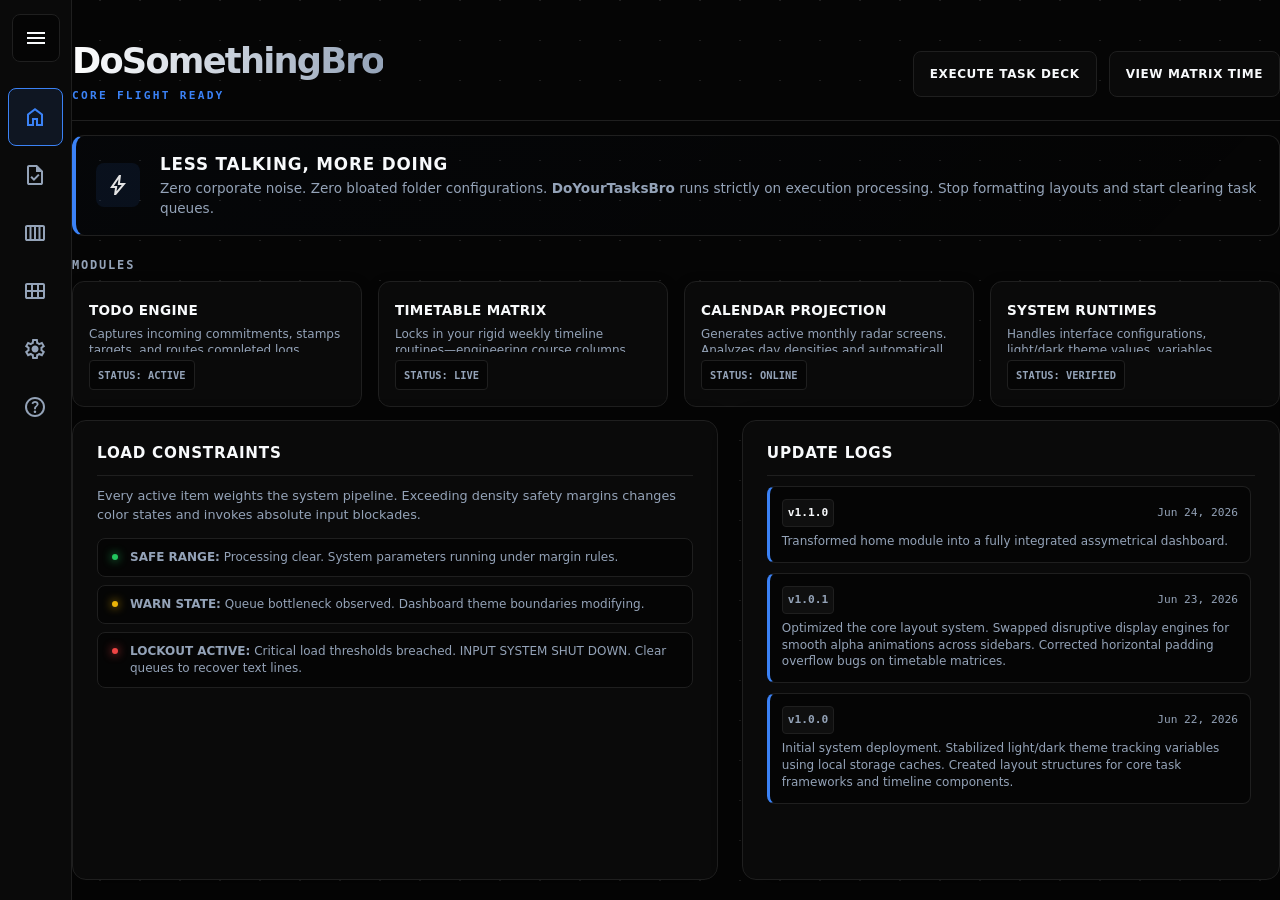
<file: root/index.html>
<!DOCTYPE html>
<html lang="en">
<head>
    <meta charset="UTF-8">
    <meta name="viewport" content="width=device-width, initial-scale=1.0">
    <title>DoYourTasksBro</title>
    <link rel="stylesheet" href="../root/css/style.css">
    <link rel="stylesheet" href="../root/css/home.css">
    <script src="../root/scripts/app.js" defer></script>
</head>
<body>
    <script>
        if (localStorage.getItem('theme') === 'light') {
            document.body.classList.add('light-mode');
        }
    </script>

    <nav id="sidebar" class="close">
        <ul>
            <li>
                <span class="logo"><h3>DoYourTasksBro</h3></span>
                <button onclick=toggleSidebar() id="toggle-btn">
                <svg xmlns="http://www.w3.org/2000/svg" height="24px" viewBox="0 -960 960 960" width="24px" fill="#e3e3e3"><path d="M120-240v-80h720v80H120Zm0-200v-80h720v80H120Zm0-200v-80h720v80H120Z"/></svg>            
            </li>
            <li class="active">
                <a href="../root/index.html">
                    <svg xmlns="http://www.w3.org/2000/svg" height="24px" viewBox="0 -960 960 960" width="24px" fill="#e3e3e3"><path d="M240-200h120v-240h240v240h120v-360L480-740 240-560v360Zm-80 80v-480l320-240 320 240v480H520v-240h-80v240H160Zm320-350Z"/></svg>
                    <span>Home</span>
                </a>
            </li>
            <li>
                <a href="../root/pages/todo.html">
                    <svg xmlns="http://www.w3.org/2000/svg" height="24px" viewBox="0 -960 960 960" width="24px" fill="#e3e3e3"><path d="m438-240 226-226-58-58-169 169-84-84-57 57 142 142ZM240-80q-33 0-56.5-23.5T160-160v-640q0-33 23.5-56.5T240-880h320l240 240v480q0 33-23.5 56.5T720-80H240Zm280-520v-200H240v640h480v-440H520ZM240-800v200-200 640-640Z"/></svg>
                    <span>Todo-List</span>
                </a>
            </li>
            <li>
                <a href="../root/pages/timetable.html">
                    <svg xmlns="http://www.w3.org/2000/svg" height="24px" viewBox="0 -960 960 960" width="24px" fill="#e3e3e3"><path d="M160-160q-33 0-56.5-23.5T80-240v-480q0-33 23.5-56.5T160-800h640q33 0 56.5 23.5T880-720v480q0 33-23.5 56.5T800-160H160Zm360-80h100v-480H520v480Zm-180 0h100v-480H340v480Zm-180 0h100v-480H160v480Zm540 0h100v-480H700v480Z"/></svg>
                    <span>Time Table</span>
                </a>
            </li>
            <li>
                <a href="../root/pages/calendar.html">
                    <svg xmlns="http://www.w3.org/2000/svg" height="24px" viewBox="0 -960 960 960" width="24px" fill="#e3e3e3"><path d="M160-160q-33 0-56.5-23.5T80-240v-480q0-33 23.5-56.5T160-800h640q33 0 56.5 23.5T880-720v480q0 33-23.5 56.5T800-160H160Zm0-360h160v-200H160v200Zm240 0h160v-200H400v200Zm240 0h160v-200H640v200ZM320-240v-200H160v200h160Zm80 0h160v-200H400v200Zm240 0h160v-200H640v200Z"/></svg>
                    <span>Calendar</span>
                </a>
            </li>
            <li>
                <a href="../root/pages/settings.html">
                    <svg xmlns="http://www.w3.org/2000/svg" height="24px" viewBox="0 -960 960 960" width="24px" fill="#e3e3e3"><path d="m370-80-16-128q-13-5-24.5-12T307-235l-119 50L78-375l103-78q-1-7-1-13.5v-27q0-6.5 1-13.5L78-585l110-190 119 50q11-8 23-15t24-12l16-128h220l16 128q13 5 24.5 12t22.5 15l119-50 110 190-103 78q1 7 1 13.5v27q0 6.5-2 13.5l103 78-110 190-118-50q-11 8-23 15t-24 12L590-80H370Zm70-80h79l14-106q31-8 57.5-23.5T639-327l99 41 39-68-86-65q5-14 7-29.5t2-31.5q0-16-2-31.5t-7-29.5l86-65-39-68-99 42q-22-23-48.5-38.5T533-694l-13-106h-79l-14 106q-31 8-57.5 23.5T321-633l-99-41-39 68 86 64q-5 15-7 30t-2 32q0 16 2 31t7 30l-86 65 39 68 99-42q22 23 48.5 38.5T427-266l13 106Zm42-180q58 0 99-41t41-99q0-58-41-99t-99-41q-59 0-99.5 41T342-480q0 58 40.5 99t99.5 41Zm-2-140Z"/></svg>
                    <span>Settings</span>
                </a>
            </li>
            <li>
                <a href="../root/pages/about.html">
                    <svg xmlns="http://www.w3.org/2000/svg" height="24px" viewBox="0 -960 960 960" width="24px" fill="#e3e3e3"><path d="M513.5-254.5Q528-269 528-290t-14.5-35.5Q499-340 478-340t-35.5 14.5Q428-311 428-290t14.5 35.5Q457-240 478-240t35.5-14.5ZM442-394h74q0-33 7.5-52t42.5-52q26-26 41-49.5t15-56.5q0-56-41-86t-97-30q-57 0-92.5 30T342-618l66 26q5-18 22.5-39t53.5-21q32 0 48 17.5t16 38.5q0 20-12 37.5T506-526q-44 39-54 59t-10 73Zm38 314q-83 0-156-31.5T197-197q-54-54-85.5-127T80-480q0-83 31.5-156T197-763q54-54 127-85.5T480-880q83 0 156 31.5T763-763q54 54 85.5 127T880-480q0 83-31.5 156T763-197q-54 54-127 85.5T480-80Zm0-80q134 0 227-93t93-227q0-134-93-227t-227-93q-134 0-227 93t-93 227q0 134 93 227t227 93Zm0-320Z"/></svg>
                    <span>About Us</span>
                </a>
            </li>
        </ul>
    </nav>

    <main id="app-container" class="bro-landing">
    
        <header id="dashboard-control-deck">
            <div class="deck-title-group">
                <h1 class="home-title">DoSomethingBro</h1>
                <span class="system-ping">CORE FLIGHT READY</span>
            </div>
            <div class="quick-matrix-links">
                <a href="../root/pages/todo.html" class="deck-pill-btn">EXECUTE TASK DECK</a>
                <a href="../root/pages/timetable.html" class="deck-pill-btn">VIEW MATRIX TIME</a>
            </div>
        </header>

        <section class="directive-strip">
            <div class="directive-icon">
                <svg xmlns="http://www.w3.org/2000/svg" height="24px" viewBox="0 -960 960 960" width="24px" fill="#e3e3e3"><path d="m422-232 207-248H469l29-227-185 267h139l-30 208ZM320-80l40-280H160l360-520h80l-40 320h240L400-80h-80Zm151-390Z"/></svg>
            </div>
            <div class="directive-body">
                <h2>LESS TALKING, MORE DOING</h2>
                <p>Zero corporate noise. Zero bloated folder configurations. <strong>DoYourTasksBro</strong> runs strictly on execution processing. Stop formatting layouts and start clearing task queues.</p>
            </div>
        </section>

        <h3 class="section-matrix-label">MODULES</h3>
        <section class="module-status-grid">
            
            <div class="status-node">
                <div class="node-header">
                    <h4>TODO ENGINE</h4>
                </div>
                <p>Captures incoming commitments, stamps targets, and routes completed logs directly down to historical archival tracks.</p>
                <div class="node-metric">STATUS: ACTIVE</div>
            </div>

            <div class="status-node">
                <div class="node-header">
                    <h4>TIMETABLE MATRIX</h4>
                </div>
                <p>Locks in your rigid weekly timeline routines—engineering course columns, lecture windows, and daily base schedules.</p>
                <div class="node-metric">STATUS: LIVE</div>
            </div>

            <div class="status-node">
                <div class="node-header">
                    <h4>CALENDAR PROJECTION</h4>
                </div>
                <p>Generates active monthly radar screens. Analyzes day densities and automatically fires tracking highlights.</p>
                <div class="node-metric">STATUS: ONLINE</div>
            </div>

            <div class="status-node">
                <div class="node-header">
                    <h4>SYSTEM RUNTIMES</h4>
                </div>
                <p>Handles interface configurations, light/dark theme values, variables caching, and full data wiping overrides.</p>
                <div class="node-metric">STATUS: VERIFIED</div>
            </div>

        </section>

        <section class="ledger-split-row">
            
            <div class="panel-box threshold-tracker">
                <h3>LOAD CONSTRAINTS</h3>
                <p>Every active item weights the system pipeline. Exceeding density safety margins changes color states and invokes absolute input blockades.</p>
                
                <div class="metric-line safe">
                    <div class="status-glow-dot green"></div>
                    <div class="metric-desc"><strong>SAFE RANGE:</strong> Processing clear. System parameters running under margin rules.</div>
                </div>
                
                <div class="metric-line warning">
                    <div class="status-glow-dot yellow"></div>
                    <div class="metric-desc"><strong>WARN STATE:</strong> Queue bottleneck observed. Dashboard theme boundaries modifying.</div>
                </div>
                
                <div class="metric-line overload">
                    <div class="status-glow-dot red"></div>
                    <div class="metric-desc"><strong>LOCKOUT ACTIVE:</strong> Critical load thresholds breached. INPUT SYSTEM SHUT DOWN. Clear queues to recover text lines.</div>
                </div>
            </div>

            <div class="panel-box system-changelog">
                <h3>UPDATE LOGS</h3>
                <div class="ledger-stream">

                    <div class="ledger-block patch">
                        <div class="ledger-meta">
                            <span class="tag">v1.1.0</span>
                            <span class="timestamp">Jun 24, 2026</span>
                        </div>
                        <p>Transformed home module into a fully integrated assymetrical dashboard.</p>
                    </div>
                    
                    <div class="ledger-block stable">
                        <div class="ledger-meta">
                            <span class="tag patch">v1.0.1</span>
                            <span class="timestamp">Jun 23, 2026</span>
                        </div>
                        <p>Optimized the core layout system. Swapped disruptive display engines for smooth alpha animations across sidebars. Corrected horizontal padding overflow bugs on timetable matrices.</p>
                    </div>

                    <div class="ledger-block patch">
                        <div class="ledger-meta">
                            <span class="tag patch">v1.0.0</span>
                            <span class="timestamp">Jun 22, 2026</span>
                        </div>
                        <p>Initial system deployment. Stabilized light/dark theme tracking variables using local storage caches. Created layout structures for core task frameworks and timeline components.</p>
                    </div>

                </div>
            </div>

        </section>

    </main>
</body>
</html>
</file>
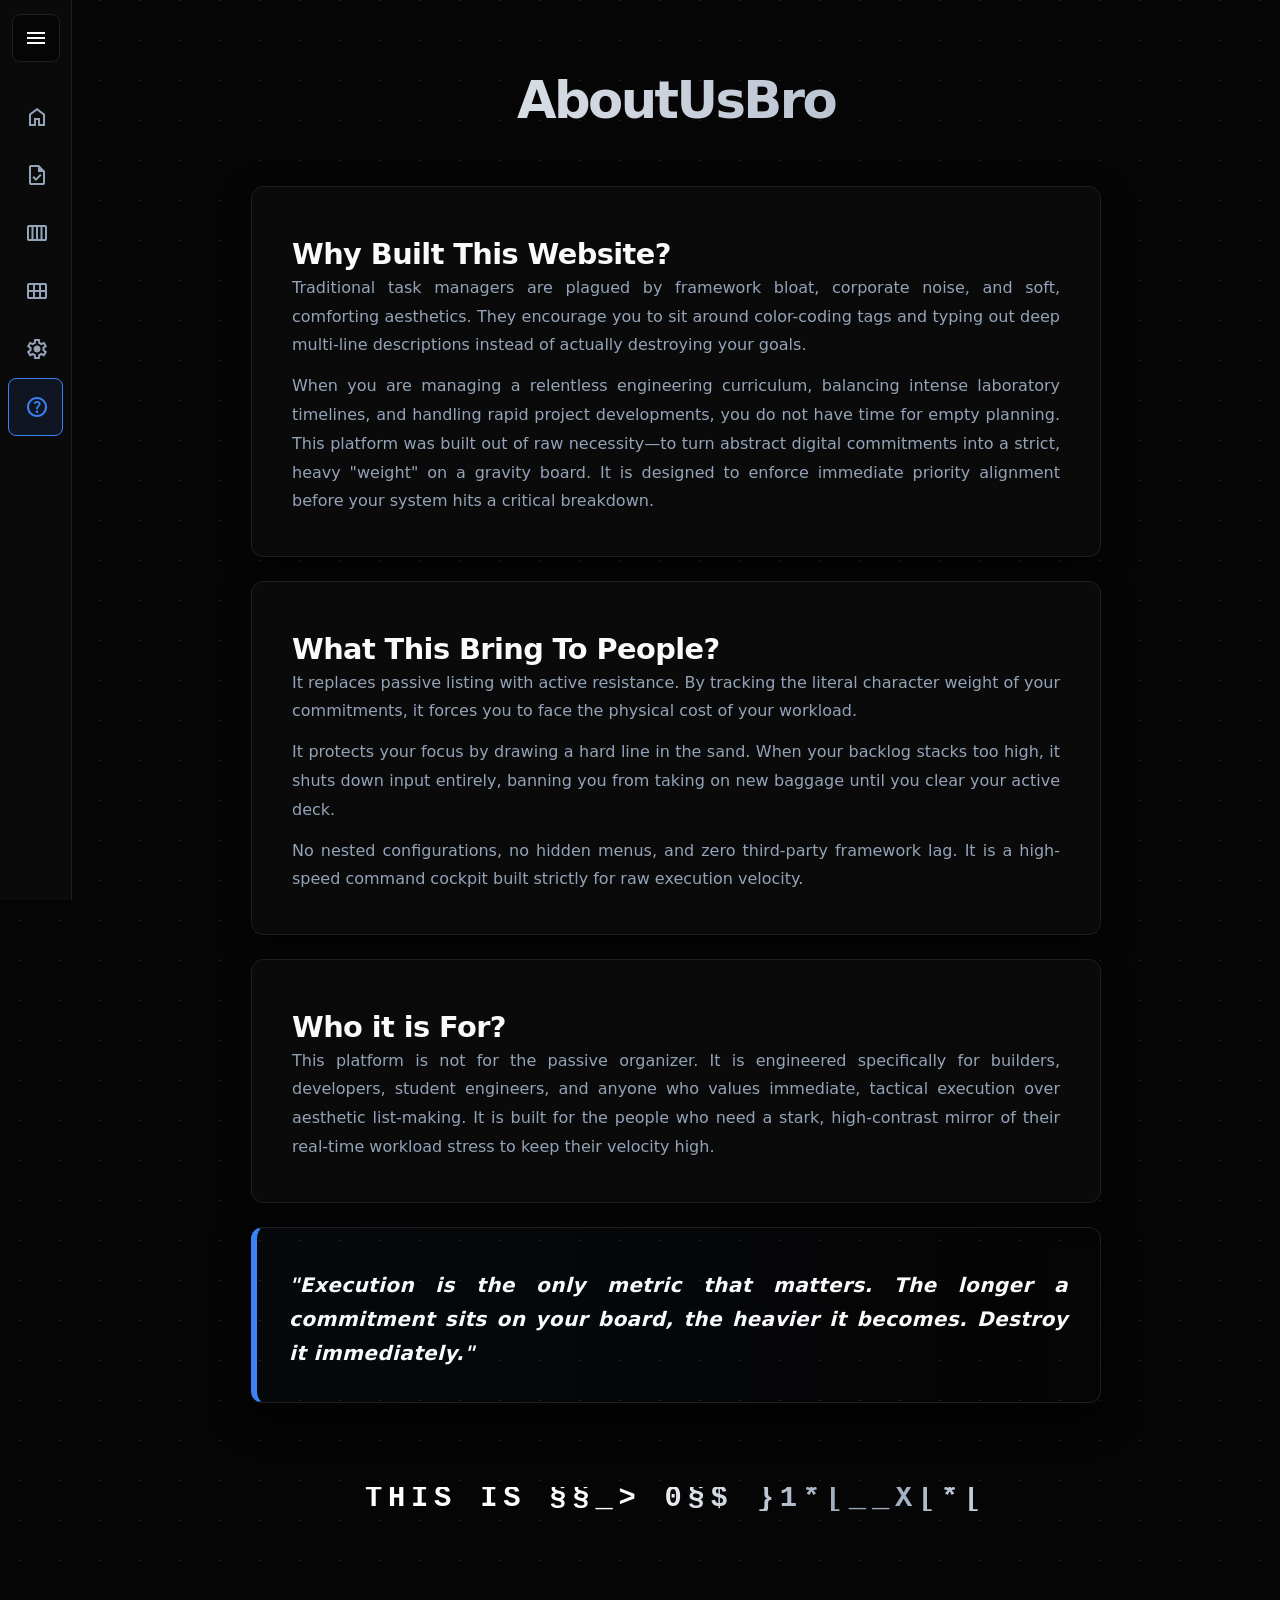
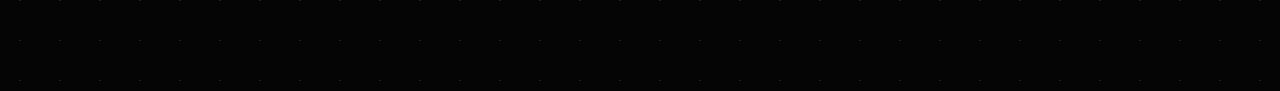
<file: about.html>
<!DOCTYPE html>
<html lang="en">
<head>
    <meta charset="UTF-8">
    <meta name="viewport" content="width=device-width, initial-scale=1.0">
    <title>DoSomethingBro</title>
    <link rel="stylesheet" href="style.css">
    <link rel="stylesheet" href="about.css">
    <script src="app.js" defer></script>
    <script src="about.js" defer></script>
</head>
<body>
    <script>
        if (localStorage.getItem('theme') === 'light') {
            document.body.classList.add('light-mode');
        }
    </script>
    <nav id="sidebar" class="close">
        <ul>
            <li>
                <span class="logo"><h3>DoYourTasksBro</h3></span>
                <button onclick=toggleSidebar() id="toggle-btn">
                <svg xmlns="http://www.w3.org/2000/svg" height="24px" viewBox="0 -960 960 960" width="24px" fill="#e3e3e3"><path d="M120-240v-80h720v80H120Zm0-200v-80h720v80H120Zm0-200v-80h720v80H120Z"/></svg>            
            </li>
            <li>
                <a href="index.html">
                    <svg xmlns="http://www.w3.org/2000/svg" height="24px" viewBox="0 -960 960 960" width="24px" fill="#e3e3e3"><path d="M240-200h120v-240h240v240h120v-360L480-740 240-560v360Zm-80 80v-480l320-240 320 240v480H520v-240h-80v240H160Zm320-350Z"/></svg>
                    <span>Home</span>
                </a>
            </li>
            <li>
                <a href="todo/todo.html">
                    <svg xmlns="http://www.w3.org/2000/svg" height="24px" viewBox="0 -960 960 960" width="24px" fill="#e3e3e3"><path d="m438-240 226-226-58-58-169 169-84-84-57 57 142 142ZM240-80q-33 0-56.5-23.5T160-160v-640q0-33 23.5-56.5T240-880h320l240 240v480q0 33-23.5 56.5T720-80H240Zm280-520v-200H240v640h480v-440H520ZM240-800v200-200 640-640Z"/></svg>
                    <span>Todo-List</span>
                </a>
            </li>
            <li>
                <a href="timetable/timetable.html">
                    <svg xmlns="http://www.w3.org/2000/svg" height="24px" viewBox="0 -960 960 960" width="24px" fill="#e3e3e3"><path d="M160-160q-33 0-56.5-23.5T80-240v-480q0-33 23.5-56.5T160-800h640q33 0 56.5 23.5T880-720v480q0 33-23.5 56.5T800-160H160Zm360-80h100v-480H520v480Zm-180 0h100v-480H340v480Zm-180 0h100v-480H160v480Zm540 0h100v-480H700v480Z"/></svg>
                    <span>Time Table</span>
                </a>
            </li>
            <li>
                <a href="calendar/calendar.html">
                    <svg xmlns="http://www.w3.org/2000/svg" height="24px" viewBox="0 -960 960 960" width="24px" fill="#e3e3e3"><path d="M160-160q-33 0-56.5-23.5T80-240v-480q0-33 23.5-56.5T160-800h640q33 0 56.5 23.5T880-720v480q0 33-23.5 56.5T800-160H160Zm0-360h160v-200H160v200Zm240 0h160v-200H400v200Zm240 0h160v-200H640v200ZM320-240v-200H160v200h160Zm80 0h160v-200H400v200Zm240 0h160v-200H640v200Z"/></svg>
                    <span>Calendar</span>
                </a>
            </li>
            <li>
                <a href="settings/settings.html">
                    <svg xmlns="http://www.w3.org/2000/svg" height="24px" viewBox="0 -960 960 960" width="24px" fill="#e3e3e3"><path d="m370-80-16-128q-13-5-24.5-12T307-235l-119 50L78-375l103-78q-1-7-1-13.5v-27q0-6.5 1-13.5L78-585l110-190 119 50q11-8 23-15t24-12l16-128h220l16 128q13 5 24.5 12t22.5 15l119-50 110 190-103 78q1 7 1 13.5v27q0 6.5-2 13.5l103 78-110 190-118-50q-11 8-23 15t-24 12L590-80H370Zm70-80h79l14-106q31-8 57.5-23.5T639-327l99 41 39-68-86-65q5-14 7-29.5t2-31.5q0-16-2-31.5t-7-29.5l86-65-39-68-99 42q-22-23-48.5-38.5T533-694l-13-106h-79l-14 106q-31 8-57.5 23.5T321-633l-99-41-39 68 86 64q-5 15-7 30t-2 32q0 16 2 31t7 30l-86 65 39 68 99-42q22 23 48.5 38.5T427-266l13 106Zm42-180q58 0 99-41t41-99q0-58-41-99t-99-41q-59 0-99.5 41T342-480q0 58 40.5 99t99.5 41Zm-2-140Z"/></svg>
                    <span>Settings</span>
                </a>
            </li>
            <li class="active">
                <a href="about.html">
                    <svg xmlns="http://www.w3.org/2000/svg" height="24px" viewBox="0 -960 960 960" width="24px" fill="#e3e3e3"><path d="M513.5-254.5Q528-269 528-290t-14.5-35.5Q499-340 478-340t-35.5 14.5Q428-311 428-290t14.5 35.5Q457-240 478-240t35.5-14.5ZM442-394h74q0-33 7.5-52t42.5-52q26-26 41-49.5t15-56.5q0-56-41-86t-97-30q-57 0-92.5 30T342-618l66 26q5-18 22.5-39t53.5-21q32 0 48 17.5t16 38.5q0 20-12 37.5T506-526q-44 39-54 59t-10 73Zm38 314q-83 0-156-31.5T197-197q-54-54-85.5-127T80-480q0-83 31.5-156T197-763q54-54 127-85.5T480-880q83 0 156 31.5T763-763q54 54 85.5 127T880-480q0 83-31.5 156T763-197q-54 54-127 85.5T480-80Zm0-80q134 0 227-93t93-227q0-134-93-227t-227-93q-134 0-227 93t-93 227q0 134 93 227t227 93Zm0-320Z"/></svg>
                    <span>About Us</span>
                </a>
            </li>
        </ul>
    </nav>
    <main class="bro-landing" id="app-container">
        <h1 class="home-title">AboutUsBro</h1>
        <div class="container">
            <h2>Why Built This Website?</h2>
            <p>
                Traditional task managers are plagued by framework bloat, corporate noise, and soft, comforting aesthetics. They encourage you to sit around color-coding tags and typing out deep multi-line descriptions instead of actually destroying your goals.
            </p>
            <p>    
                When you are managing a relentless engineering curriculum, balancing intense laboratory timelines, and handling rapid project developments, you do not have time for empty planning. This platform was built out of raw necessity—to turn abstract digital commitments into a strict, heavy "weight" on a gravity board. It is designed to enforce immediate priority alignment before your system hits a critical breakdown.
            </p>
        </div>
        <div class="container">
            <h2>What This Bring To People?</h2>
            <p>
                It replaces passive listing with active resistance. By tracking the literal character weight of your commitments, it forces you to face the physical cost of your workload.
            </p>
            <p>
                It protects your focus by drawing a hard line in the sand. When your backlog stacks too high, it shuts down input entirely, banning you from taking on new baggage until you clear your active deck.
            </p>
            <p>
                No nested configurations, no hidden menus, and zero third-party framework lag. It is a high-speed command cockpit built strictly for raw execution velocity.
            </p>
        </div>
        <div class="container">
            <h2>Who it is For?</h2>
            <p>
                This platform is not for the passive organizer. It is engineered specifically for builders, developers, student engineers, and anyone who values immediate, tactical execution over aesthetic list-making. It is built for the people who need a stark, high-contrast mirror of their real-time workload stress to keep their velocity high.
            </p>
        </div>
        <div class="container">
            <p>
                "Execution is the only metric that matters. The longer a commitment sits on your board, the heavier it becomes. Destroy it immediately."
            </p>
        </div>
        <h2 id="ending-msg">This Is Just The Beginning.</h2>
    </main>
</body>
</html>
</file>
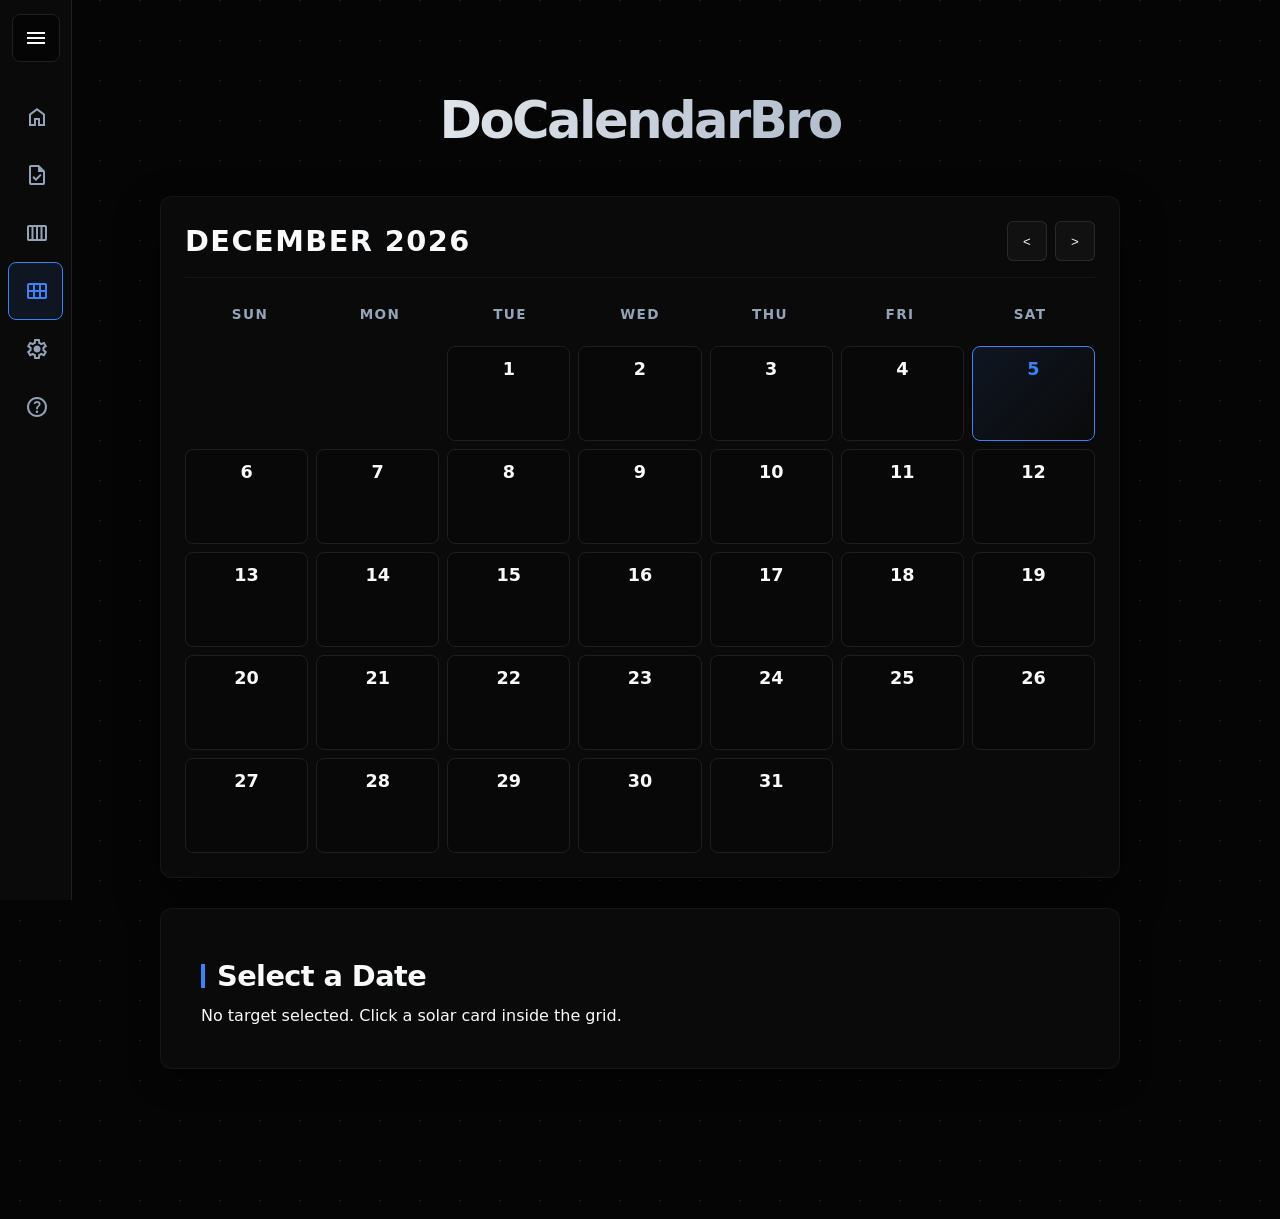
<file: calendar/calendar.html>
<!DOCTYPE html>
<html lang="en">
<head>
    <meta charset="UTF-8">
    <meta name="viewport" content="width=device-width, initial-scale=1.0">
    <title>DoSomethingBro</title>
    <link rel="stylesheet" href="../style.css">
    <link rel="stylesheet" href="calendar.css">
    <script src="../app.js" defer></script>
    <script src="calendar.js" defer></script>
</head>
<body>
    <script>
        if (localStorage.getItem('theme') === 'light') {
            document.body.classList.add('light-mode');
        }
    </script>
    <nav id="sidebar" class="close">
        <ul>
            <li>
                <span class="logo"><h3>DoYourTasksBro</h3></span>
                <button onclick=toggleSidebar() id="toggle-btn">
                <svg xmlns="http://www.w3.org/2000/svg" height="24px" viewBox="0 -960 960 960" width="24px" fill="#e3e3e3"><path d="M120-240v-80h720v80H120Zm0-200v-80h720v80H120Zm0-200v-80h720v80H120Z"/></svg>            
            </li>
            <li>
                <a href="../index.html">
                    <svg xmlns="http://www.w3.org/2000/svg" height="24px" viewBox="0 -960 960 960" width="24px" fill="#e3e3e3"><path d="M240-200h120v-240h240v240h120v-360L480-740 240-560v360Zm-80 80v-480l320-240 320 240v480H520v-240h-80v240H160Zm320-350Z"/></svg>
                    <span>Home</span>
                </a>
            </li>
            <li>
                <a href="../todo/todo.html">
                    <svg xmlns="http://www.w3.org/2000/svg" height="24px" viewBox="0 -960 960 960" width="24px" fill="#e3e3e3"><path d="m438-240 226-226-58-58-169 169-84-84-57 57 142 142ZM240-80q-33 0-56.5-23.5T160-160v-640q0-33 23.5-56.5T240-880h320l240 240v480q0 33-23.5 56.5T720-80H240Zm280-520v-200H240v640h480v-440H520ZM240-800v200-200 640-640Z"/></svg>
                    <span>Todo-List</span>
                </a>
            </li>
            <li>
                <a href="../timetable/timetable.html">
                    <svg xmlns="http://www.w3.org/2000/svg" height="24px" viewBox="0 -960 960 960" width="24px" fill="#e3e3e3"><path d="M160-160q-33 0-56.5-23.5T80-240v-480q0-33 23.5-56.5T160-800h640q33 0 56.5 23.5T880-720v480q0 33-23.5 56.5T800-160H160Zm360-80h100v-480H520v480Zm-180 0h100v-480H340v480Zm-180 0h100v-480H160v480Zm540 0h100v-480H700v480Z"/></svg>
                    <span>Time Table</span>
                </a>
            </li>
            <li class="active">
                <a href="calendar.html">
                    <svg xmlns="http://www.w3.org/2000/svg" height="24px" viewBox="0 -960 960 960" width="24px" fill="#e3e3e3"><path d="M160-160q-33 0-56.5-23.5T80-240v-480q0-33 23.5-56.5T160-800h640q33 0 56.5 23.5T880-720v480q0 33-23.5 56.5T800-160H160Zm0-360h160v-200H160v200Zm240 0h160v-200H400v200Zm240 0h160v-200H640v200ZM320-240v-200H160v200h160Zm80 0h160v-200H400v200Zm240 0h160v-200H640v200Z"/></svg>
                    <span>Calendar</span>
                </a>
            </li>
            <li>
                <a href="../settings/settings.html">
                    <svg xmlns="http://www.w3.org/2000/svg" height="24px" viewBox="0 -960 960 960" width="24px" fill="#e3e3e3"><path d="m370-80-16-128q-13-5-24.5-12T307-235l-119 50L78-375l103-78q-1-7-1-13.5v-27q0-6.5 1-13.5L78-585l110-190 119 50q11-8 23-15t24-12l16-128h220l16 128q13 5 24.5 12t22.5 15l119-50 110 190-103 78q1 7 1 13.5v27q0 6.5-2 13.5l103 78-110 190-118-50q-11 8-23 15t-24 12L590-80H370Zm70-80h79l14-106q31-8 57.5-23.5T639-327l99 41 39-68-86-65q5-14 7-29.5t2-31.5q0-16-2-31.5t-7-29.5l86-65-39-68-99 42q-22-23-48.5-38.5T533-694l-13-106h-79l-14 106q-31 8-57.5 23.5T321-633l-99-41-39 68 86 64q-5 15-7 30t-2 32q0 16 2 31t7 30l-86 65 39 68 99-42q22 23 48.5 38.5T427-266l13 106Zm42-180q58 0 99-41t41-99q0-58-41-99t-99-41q-59 0-99.5 41T342-480q0 58 40.5 99t99.5 41Zm-2-140Z"/></svg>
                    <span>Settings</span>
                </a>
            </li>
            <li>
                <a href="../about.html">
                    <svg xmlns="http://www.w3.org/2000/svg" height="24px" viewBox="0 -960 960 960" width="24px" fill="#e3e3e3"><path d="M513.5-254.5Q528-269 528-290t-14.5-35.5Q499-340 478-340t-35.5 14.5Q428-311 428-290t14.5 35.5Q457-240 478-240t35.5-14.5ZM442-394h74q0-33 7.5-52t42.5-52q26-26 41-49.5t15-56.5q0-56-41-86t-97-30q-57 0-92.5 30T342-618l66 26q5-18 22.5-39t53.5-21q32 0 48 17.5t16 38.5q0 20-12 37.5T506-526q-44 39-54 59t-10 73Zm38 314q-83 0-156-31.5T197-197q-54-54-85.5-127T80-480q0-83 31.5-156T197-763q54-54 127-85.5T480-880q83 0 156 31.5T763-763q54 54 85.5 127T880-480q0 83-31.5 156T763-197q-54 54-127 85.5T480-80Zm0-80q134 0 227-93t93-227q0-134-93-227t-227-93q-134 0-227 93t-93 227q0 134 93 227t227 93Zm0-320Z"/></svg>
                    <span>About Us</span>
                </a>
            </li>
        </ul>
    </nav>
    <main class="bro-landing" id="app-container">
        <h1>DoCalendarBro</h1>
        <div class="calendar-interface-card">
            <div class="calendar-header">
                <h1 id="month-year-display">TEST...</h1>
                <div class="calendar-nav-controls">
                    <button id="prev-month-btn" class="nav-btn">
                        &lt;
                    </button>
                    <button id="next-month-btn" class="nav-btn">
                        &gt;
                    </button>
                </div>
            </div>

            <div class="weekday-header">
                <div>SUN</div>
                <div>MON</div>
                <div>TUE</div>
                <div>WED</div>
                <div>THU</div>
                <div>FRI</div>
                <div>SAT</div>
            </div>

            <div id="calendar-grid"></div>
        </div>

        <div class="container active-day-briefing">
            <h2 class="briefing-title"><span id="selected-date-label">Select a Date</span></h2>
            <div id="filtered-task-deck" class="task-deck-placedholder">
                No target selected. Click a solar card inside the grid.
            </div>
        </div>
    </main>
</body>
</html>
</file>
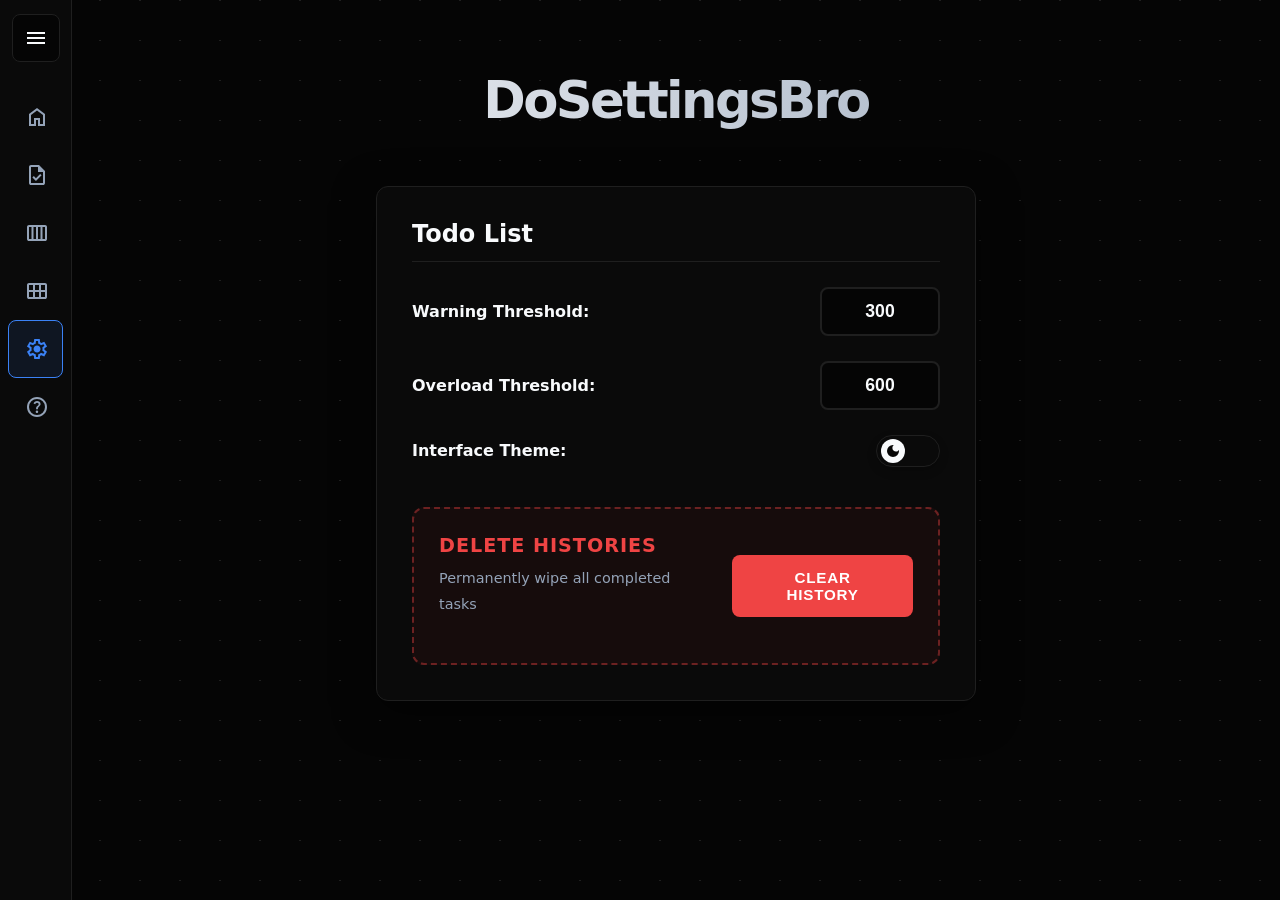
<file: settings/settings.html>
<!DOCTYPE html>
<html lang="en">
<head>
    <meta charset="UTF-8">
    <meta name="viewport" content="width=device-width, initial-scale=1.0">
    <title>DoYourTasksBro</title>
    <link rel="stylesheet" href="../style.css">
    <link rel="stylesheet" href="settings.css">
    <script src="settings.js" defer></script>
</head>
<body>
    <script>
        if (localStorage.getItem('theme') === 'light') {
            document.body.classList.add('light-mode');
        }
    </script>        
    <nav id="sidebar" class="close">
        <ul>
            <li>
                <span class="logo"><h3>DoYourTasksBro</h3></span>
                <button onclick=toggleSidebar() id="toggle-btn">
                <svg xmlns="http://www.w3.org/2000/svg" height="24px" viewBox="0 -960 960 960" width="24px" fill="#e3e3e3"><path d="M120-240v-80h720v80H120Zm0-200v-80h720v80H120Zm0-200v-80h720v80H120Z"/></svg>            
            </li>
            <li>
                <a href="../index.html">
                    <svg xmlns="http://www.w3.org/2000/svg" height="24px" viewBox="0 -960 960 960" width="24px" fill="#e3e3e3"><path d="M240-200h120v-240h240v240h120v-360L480-740 240-560v360Zm-80 80v-480l320-240 320 240v480H520v-240h-80v240H160Zm320-350Z"/></svg>
                    <span>Home</span>
                </a>
            </li>
            <li>
                <a href="../todo/todo.html">
                    <svg xmlns="http://www.w3.org/2000/svg" height="24px" viewBox="0 -960 960 960" width="24px" fill="#e3e3e3"><path d="m438-240 226-226-58-58-169 169-84-84-57 57 142 142ZM240-80q-33 0-56.5-23.5T160-160v-640q0-33 23.5-56.5T240-880h320l240 240v480q0 33-23.5 56.5T720-80H240Zm280-520v-200H240v640h480v-440H520ZM240-800v200-200 640-640Z"/></svg>
                    <span>Todo-List</span>
                </a>
            </li>
            <li>
                <a href="../timetable/timetable.html">
                    <svg xmlns="http://www.w3.org/2000/svg" height="24px" viewBox="0 -960 960 960" width="24px" fill="#e3e3e3"><path d="M160-160q-33 0-56.5-23.5T80-240v-480q0-33 23.5-56.5T160-800h640q33 0 56.5 23.5T880-720v480q0 33-23.5 56.5T800-160H160Zm360-80h100v-480H520v480Zm-180 0h100v-480H340v480Zm-180 0h100v-480H160v480Zm540 0h100v-480H700v480Z"/></svg>
                    <span>Time Table</span>
                </a>
            </li>
            <li>
                <a href="../calendar/calendar.html">
                    <svg xmlns="http://www.w3.org/2000/svg" height="24px" viewBox="0 -960 960 960" width="24px" fill="#e3e3e3"><path d="M160-160q-33 0-56.5-23.5T80-240v-480q0-33 23.5-56.5T160-800h640q33 0 56.5 23.5T880-720v480q0 33-23.5 56.5T800-160H160Zm0-360h160v-200H160v200Zm240 0h160v-200H400v200Zm240 0h160v-200H640v200ZM320-240v-200H160v200h160Zm80 0h160v-200H400v200Zm240 0h160v-200H640v200Z"/></svg>
                    <span>Calendar</span>
                </a>
            </li>
            <li class="active">
                <a href="settings.html">
                    <svg xmlns="http://www.w3.org/2000/svg" height="24px" viewBox="0 -960 960 960" width="24px" fill="#e3e3e3"><path d="m370-80-16-128q-13-5-24.5-12T307-235l-119 50L78-375l103-78q-1-7-1-13.5v-27q0-6.5 1-13.5L78-585l110-190 119 50q11-8 23-15t24-12l16-128h220l16 128q13 5 24.5 12t22.5 15l119-50 110 190-103 78q1 7 1 13.5v27q0 6.5-2 13.5l103 78-110 190-118-50q-11 8-23 15t-24 12L590-80H370Zm70-80h79l14-106q31-8 57.5-23.5T639-327l99 41 39-68-86-65q5-14 7-29.5t2-31.5q0-16-2-31.5t-7-29.5l86-65-39-68-99 42q-22-23-48.5-38.5T533-694l-13-106h-79l-14 106q-31 8-57.5 23.5T321-633l-99-41-39 68 86 64q-5 15-7 30t-2 32q0 16 2 31t7 30l-86 65 39 68 99-42q22 23 48.5 38.5T427-266l13 106Zm42-180q58 0 99-41t41-99q0-58-41-99t-99-41q-59 0-99.5 41T342-480q0 58 40.5 99t99.5 41Zm-2-140Z"/></svg>
                    <span>Settings</span>
                </a>
            </li>
            <li>
                <a href="../about.html">
                    <svg xmlns="http://www.w3.org/2000/svg" height="24px" viewBox="0 -960 960 960" width="24px" fill="#e3e3e3"><path d="M513.5-254.5Q528-269 528-290t-14.5-35.5Q499-340 478-340t-35.5 14.5Q428-311 428-290t14.5 35.5Q457-240 478-240t35.5-14.5ZM442-394h74q0-33 7.5-52t42.5-52q26-26 41-49.5t15-56.5q0-56-41-86t-97-30q-57 0-92.5 30T342-618l66 26q5-18 22.5-39t53.5-21q32 0 48 17.5t16 38.5q0 20-12 37.5T506-526q-44 39-54 59t-10 73Zm38 314q-83 0-156-31.5T197-197q-54-54-85.5-127T80-480q0-83 31.5-156T197-763q54-54 127-85.5T480-880q83 0 156 31.5T763-763q54 54 85.5 127T880-480q0 83-31.5 156T763-197q-54 54-127 85.5T480-80Zm0-80q134 0 227-93t93-227q0-134-93-227t-227-93q-134 0-227 93t-93 227q0 134 93 227t227 93Zm0-320Z"/></svg>
                    <span>About Us</span>
                </a>
            </li>
        </ul>
    </nav>
    <main class="bro-landing" id="app-container">
        <h1 class="home-title">DoSettingsBro</h1>
        <div id="todo-settings">
            <h2>Todo List</h2>
            <div>
                <label class="setting-row">
                    Warning Threshold: <input type="number" id="input-warn-threshold" min="1" step="50">
                </label>
            </div>
            <div>
                <label class="setting-row">
                    Overload Threshold: <input type="number" id="input-overload-threshold" min="1" step="50">
                </label>
            </div>
            <div class="setting-row">
                <span>Interface Theme:</span>
                <div class="theme-switch-wrapper">
                    <label class="theme-switch" for="theme-toggle">
                        <input type="checkbox" id="theme-toggle">
                        <div class="switch-track">
                            <span class="switch-thumb">
                                <svg class="moon-icon" xmlns="http://www.w3.org/2000/svg" viewBox="0 -960 960 960"><path d="M480-120q-150 0-255-105T120-480q0-150 105-255t255-105q14 0 27.5 1t26.5 3q-41 29-65.5 75.5T444-660q0 90 63 153t153 63q55 0 101-24.5t75-65.5q2 13 3 26.5t1 27.5q0 150-105 255T480-120Z"/></svg>
                                <svg class="sun-icon" xmlns="http://www.w3.org/2000/svg" viewBox="0 -960 960 960"><path d="M480-360q50 0 85-35t35-85q0-50-35-85t-85-35q-50 0-85 35t-35 85q0 50 35 85t85 35Zm0 80q-83 0-141.5-58.5T280-480q0-83 58.5-141.5T480-680q83 0 141.5 58.5T680-480q0 83-58.5 141.5T480-280ZM200-440H40v-80h160v80Zm720 0H760v-80h160v80ZM440-760v-160h80v160h-80Zm0 720v-160h80v160h-80ZM256-650l-101-97 57-59 96 100-52 56Zm492 496-97-101 53-55 101 97-57 59Zm-98-550 97-101 59 57-100 96-56-52ZM154-212l101-97 55 53-97 101-59-57Z"/></svg>
                            </span>
                        </div>
                    </label>
                </div>
            </div>
            <div class="settings-danger-zone">
                <div class="danger-text">
                    <h3>Delete Histories</h3>
                    <p>Permanently wipe all completed tasks</p>
                </div>
                <button id="clear-history-btn">Clear History</button>
            </div>


        </div>

        <div id="timetable-settings">
            <h2>Time Table</h2>
        </div>
    </main>
</body>
</html>
</file>
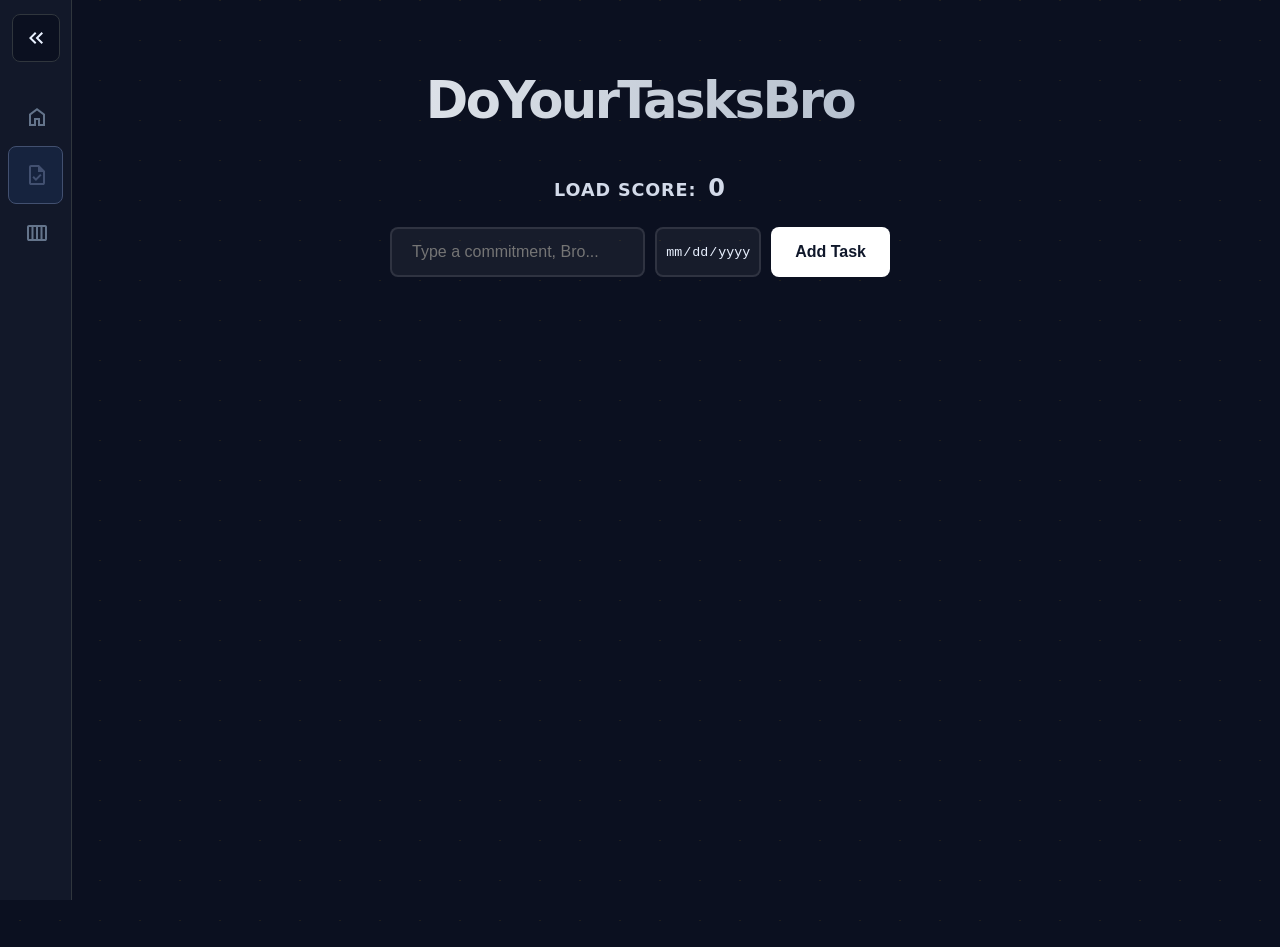
<file: sidebar/todo.html>
<!DOCTYPE html>
<html lang="en">
<head>
    <meta charset="UTF-8">
    <meta name="viewport" content="width=device-width, initial-scale=1.0">
    <title>DoYourTasksBro</title>    
    <link rel="stylesheet" href="../style.css">
    <link rel="stylesheet" href="todo.css">
    <script src="todo.js" defer></script>
</head>
<body>

    <nav id="sidebar" class="close">
        <ul>
            <li>
                <span class="logo"><h3>DoYourTasksBro</h3></span>
                <button onclick=toggleSidebar() id="toggle-btn">
                <svg xmlns="http://www.w3.org/2000/svg" height="24px" viewBox="0 -960 960 960" width="24px" fill="#e3e3e3"><path d="M440-240 200-480l240-240 56 56-183 184 183 184-56 56Zm264 0L464-480l240-240 56 56-183 184 183 184-56 56Z"/></svg>                </button>
            </li>
            <li>
                <a href="../index.html">
                    <svg xmlns="http://www.w3.org/2000/svg" height="24px" viewBox="0 -960 960 960" width="24px" fill="#e3e3e3"><path d="M240-200h120v-240h240v240h120v-360L480-740 240-560v360Zm-80 80v-480l320-240 320 240v480H520v-240h-80v240H160Zm320-350Z"/></svg>
                    <span>Home</span>
                </a>
            </li>
            <li class="active">
                <a href="todo.html">
                    <svg xmlns="http://www.w3.org/2000/svg" height="24px" viewBox="0 -960 960 960" width="24px" fill="#e3e3e3"><path d="m438-240 226-226-58-58-169 169-84-84-57 57 142 142ZM240-80q-33 0-56.5-23.5T160-160v-640q0-33 23.5-56.5T240-880h320l240 240v480q0 33-23.5 56.5T720-80H240Zm280-520v-200H240v640h480v-440H520ZM240-800v200-200 640-640Z"/></svg>
                    <span>Todo-List</span>
                </a>
            </li>
            <li>
                <a href="#">
                    <svg xmlns="http://www.w3.org/2000/svg" height="24px" viewBox="0 -960 960 960" width="24px" fill="#e3e3e3"><path d="M160-160q-33 0-56.5-23.5T80-240v-480q0-33 23.5-56.5T160-800h640q33 0 56.5 23.5T880-720v480q0 33-23.5 56.5T800-160H160Zm360-80h100v-480H520v480Zm-180 0h100v-480H340v480Zm-180 0h100v-480H160v480Zm540 0h100v-480H700v480Z"/></svg>
                    <span>Time Table</span>
                </a>
            </li>
        </ul>
    </nav>

    <main id="app-container" class="bro-landing">
        <header id="control-panel">
            <h1>DoYourTasksBro</h1>
            <div id="load-status">
                Load score: <span id="score-number">0</span>
            </div>
            <form id="task-form">
                <input type="text" id="task-input" placeholder="Type a commitment, Bro..."/>
                <input type="date" id="task-deadline"/>
                <button type="submit" id="task-add">Add Task</button>
            </form>
        </header>

        <section id="gravity-board">
        </section>

    </main>  
</body>
</html>
</file>
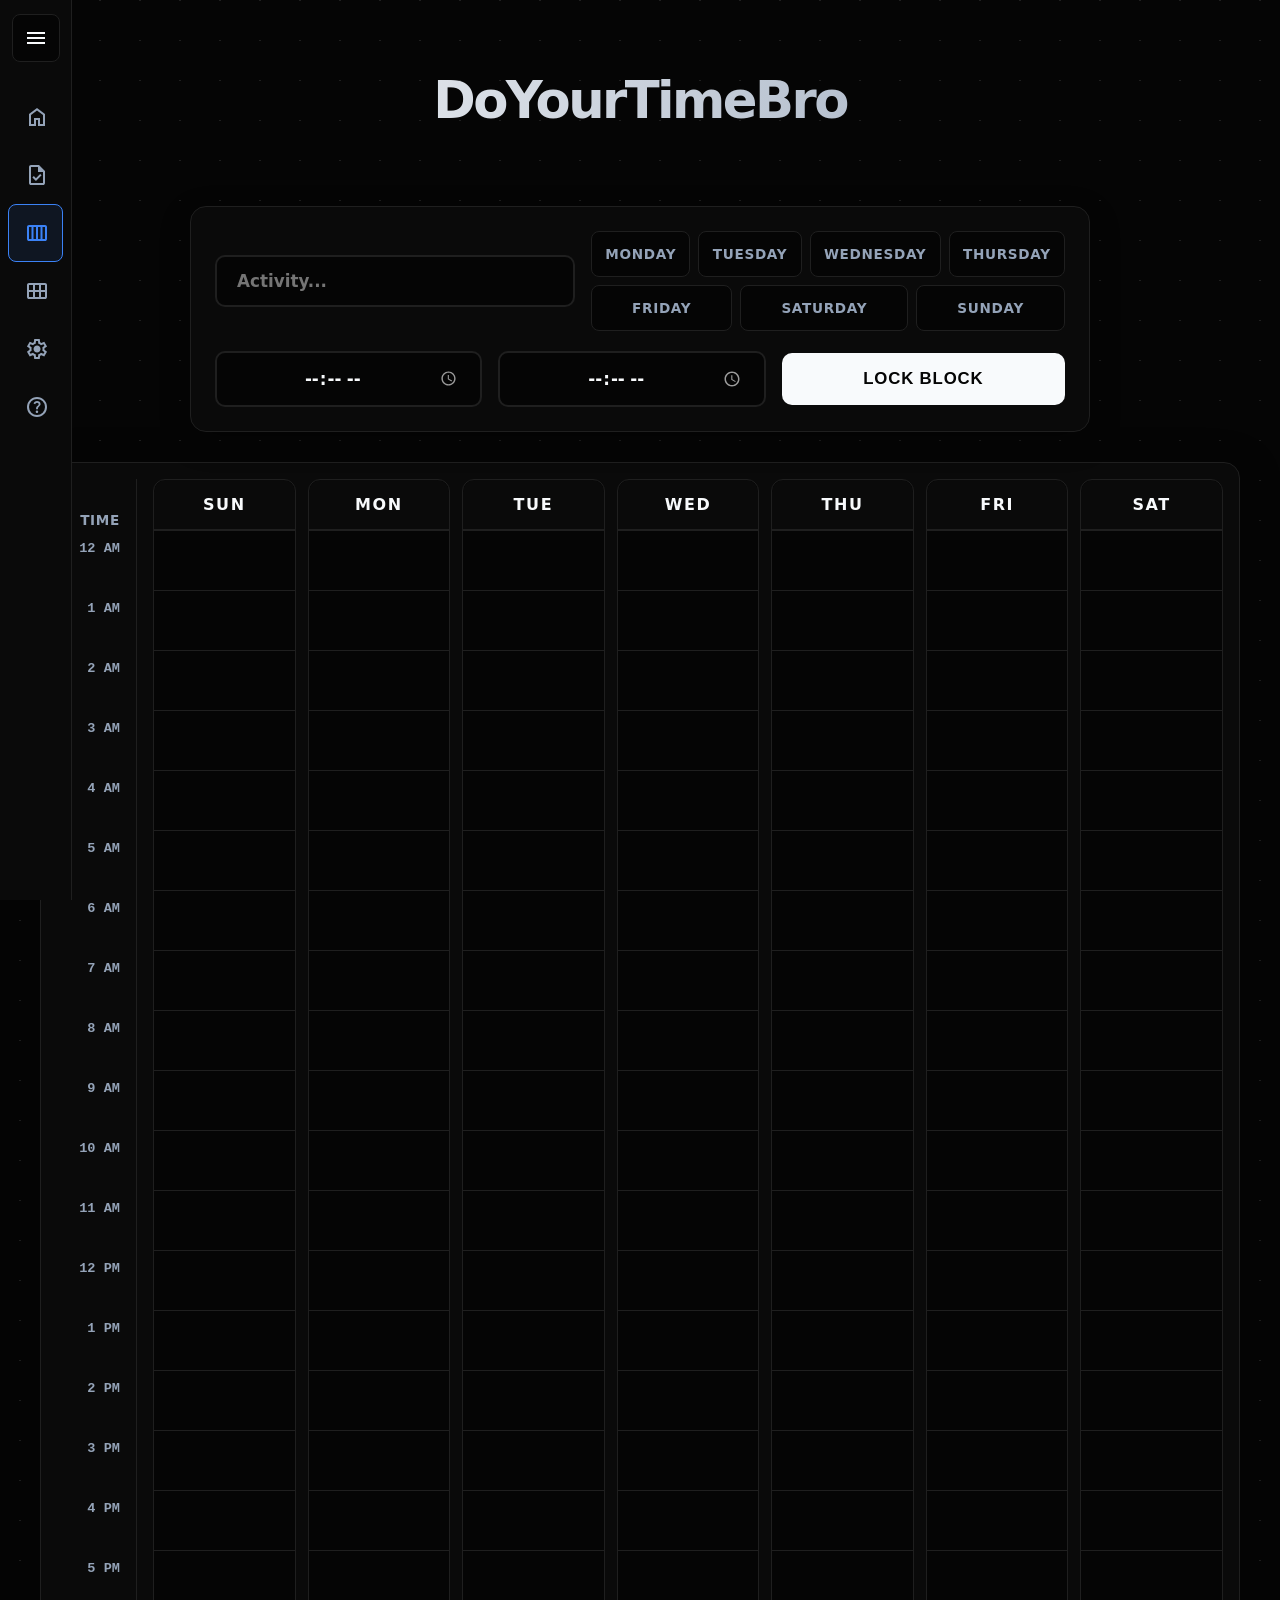
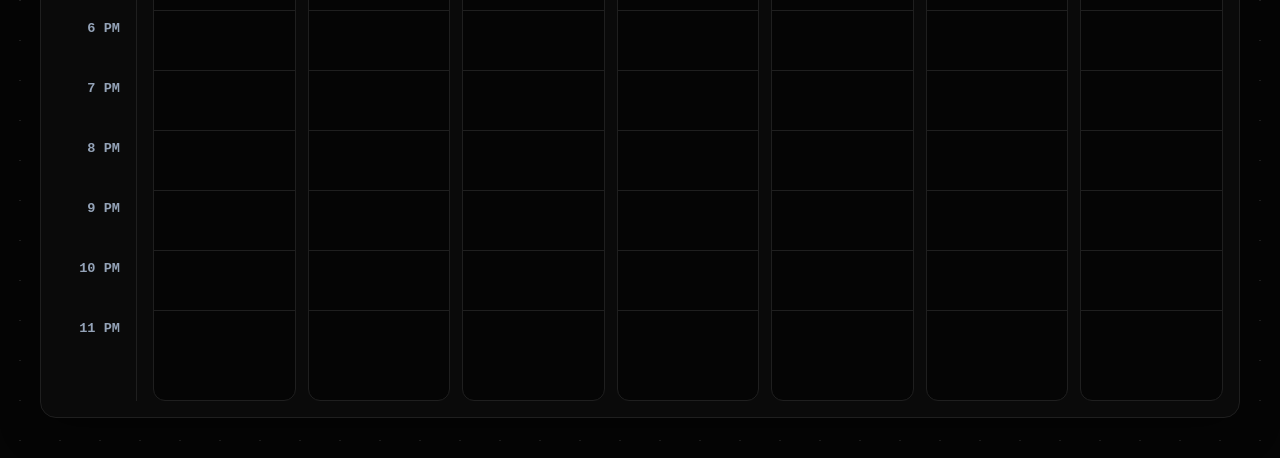
<file: timetable/timetable.html>
<!DOCTYPE html>
<html lang="en">
<head>
    <meta charset="UTF-8">
    <meta name="viewport" content="width=device-width, initial-scale=1.0">
    <title>DoYourTaskBro</title>
    <link rel="stylesheet" href="../style.css">
    <link rel="stylesheet" href="timetable.css">
    <script src="timetable.js" defer></script>
</head>
<body>
    <script>
        if (localStorage.getItem('theme') === 'light') {
            document.body.classList.add('light-mode');
        }
    </script>
    <nav id="sidebar" class="close">
        <ul>
            <li>
                <span class="logo"><h3>DoYourTasksBro</h3></span>
                <button onclick=toggleSidebar() id="toggle-btn">
                <svg xmlns="http://www.w3.org/2000/svg" height="24px" viewBox="0 -960 960 960" width="24px" fill="#e3e3e3"><path d="M120-240v-80h720v80H120Zm0-200v-80h720v80H120Zm0-200v-80h720v80H120Z"/></svg>            
            </li>
            <li>
                <a href="../index.html">
                    <svg xmlns="http://www.w3.org/2000/svg" height="24px" viewBox="0 -960 960 960" width="24px" fill="#e3e3e3"><path d="M240-200h120v-240h240v240h120v-360L480-740 240-560v360Zm-80 80v-480l320-240 320 240v480H520v-240h-80v240H160Zm320-350Z"/></svg>
                    <span>Home</span>
                </a>
            </li>
            <li>
                <a href="../todo/todo.html">
                    <svg xmlns="http://www.w3.org/2000/svg" height="24px" viewBox="0 -960 960 960" width="24px" fill="#e3e3e3"><path d="m438-240 226-226-58-58-169 169-84-84-57 57 142 142ZM240-80q-33 0-56.5-23.5T160-160v-640q0-33 23.5-56.5T240-880h320l240 240v480q0 33-23.5 56.5T720-80H240Zm280-520v-200H240v640h480v-440H520ZM240-800v200-200 640-640Z"/></svg>
                    <span>Todo-List</span>
                </a>
            </li>
            <li class="active">
                <a href="timetable.html">
                    <svg xmlns="http://www.w3.org/2000/svg" height="24px" viewBox="0 -960 960 960" width="24px" fill="#e3e3e3"><path d="M160-160q-33 0-56.5-23.5T80-240v-480q0-33 23.5-56.5T160-800h640q33 0 56.5 23.5T880-720v480q0 33-23.5 56.5T800-160H160Zm360-80h100v-480H520v480Zm-180 0h100v-480H340v480Zm-180 0h100v-480H160v480Zm540 0h100v-480H700v480Z"/></svg>
                    <span>Time Table</span>
                </a>
            </li>
            <li>
                <a href="../calendar/calendar.html">
                    <svg xmlns="http://www.w3.org/2000/svg" height="24px" viewBox="0 -960 960 960" width="24px" fill="#e3e3e3"><path d="M160-160q-33 0-56.5-23.5T80-240v-480q0-33 23.5-56.5T160-800h640q33 0 56.5 23.5T880-720v480q0 33-23.5 56.5T800-160H160Zm0-360h160v-200H160v200Zm240 0h160v-200H400v200Zm240 0h160v-200H640v200ZM320-240v-200H160v200h160Zm80 0h160v-200H400v200Zm240 0h160v-200H640v200Z"/></svg>
                    <span>Calendar</span>
                </a>
            </li>
            <li>
                <a href="../settings/settings.html">
                    <svg xmlns="http://www.w3.org/2000/svg" height="24px" viewBox="0 -960 960 960" width="24px" fill="#e3e3e3"><path d="m370-80-16-128q-13-5-24.5-12T307-235l-119 50L78-375l103-78q-1-7-1-13.5v-27q0-6.5 1-13.5L78-585l110-190 119 50q11-8 23-15t24-12l16-128h220l16 128q13 5 24.5 12t22.5 15l119-50 110 190-103 78q1 7 1 13.5v27q0 6.5-2 13.5l103 78-110 190-118-50q-11 8-23 15t-24 12L590-80H370Zm70-80h79l14-106q31-8 57.5-23.5T639-327l99 41 39-68-86-65q5-14 7-29.5t2-31.5q0-16-2-31.5t-7-29.5l86-65-39-68-99 42q-22-23-48.5-38.5T533-694l-13-106h-79l-14 106q-31 8-57.5 23.5T321-633l-99-41-39 68 86 64q-5 15-7 30t-2 32q0 16 2 31t7 30l-86 65 39 68 99-42q22 23 48.5 38.5T427-266l13 106Zm42-180q58 0 99-41t41-99q0-58-41-99t-99-41q-59 0-99.5 41T342-480q0 58 40.5 99t99.5 41Zm-2-140Z"/></svg>
                    <span>Settings</span>
                </a>
            </li>
            <li>
                <a href="../about.html">
                    <svg xmlns="http://www.w3.org/2000/svg" height="24px" viewBox="0 -960 960 960" width="24px" fill="#e3e3e3"><path d="M513.5-254.5Q528-269 528-290t-14.5-35.5Q499-340 478-340t-35.5 14.5Q428-311 428-290t14.5 35.5Q457-240 478-240t35.5-14.5ZM442-394h74q0-33 7.5-52t42.5-52q26-26 41-49.5t15-56.5q0-56-41-86t-97-30q-57 0-92.5 30T342-618l66 26q5-18 22.5-39t53.5-21q32 0 48 17.5t16 38.5q0 20-12 37.5T506-526q-44 39-54 59t-10 73Zm38 314q-83 0-156-31.5T197-197q-54-54-85.5-127T80-480q0-83 31.5-156T197-763q54-54 127-85.5T480-880q83 0 156 31.5T763-763q54 54 85.5 127T880-480q0 83-31.5 156T763-197q-54 54-127 85.5T480-80Zm0-80q134 0 227-93t93-227q0-134-93-227t-227-93q-134 0-227 93t-93 227q0 134 93 227t227 93Zm0-320Z"/></svg>
                    <span>About Us</span>
                </a>
            </li>
        </ul>
    </nav>
    <main id="app-container" class="bro-landing">
        <header id="control-panel">
            <h1>DoYourTimeBro</h1>

            <form id="schedule-form">
                <div class="form-row">
                    <input type="text" id="block-label" placeholder="Activity..." required/>
                    <div id="block-day">
                        <label><input type="checkbox" value="mon"> Monday</label>
                        <label><input type="checkbox" value="tue"> Tuesday</label>
                        <label><input type="checkbox" value="wed"> Wednesday</label>
                        <label><input type="checkbox" value="thu"> Thursday</label>
                        <label><input type="checkbox" value="fri"> Friday</label>
                        <label><input type="checkbox" value="sat"> Saturday</label>
                        <label><input type="checkbox" value="sun"> Sunday</label>
                    </div>
                </div>
                
                <div class="form-row">
                    <input type="time" id="block-start" required/>
                    <input type="time" id="block-end" required/>
                    <button type="submit" id="block-add">Lock Block</button>                       
                </div>
            </form>
        </header>

        <div id="matrix-wrapper">
            <div class="time-axis">
                <div class="axis-header">Time</div>
                <div class="axis-slots">
                    <div class="hour-slot">12 AM</div>
                    <div class="hour-slot">1 AM</div>
                    <div class="hour-slot">2 AM</div>
                    <div class="hour-slot">3 AM</div>
                    <div class="hour-slot">4 AM</div>
                    <div class="hour-slot">5 AM</div>
                    <div class="hour-slot">6 AM</div>
                    <div class="hour-slot">7 AM</div>
                    <div class="hour-slot">8 AM</div>
                    <div class="hour-slot">9 AM</div>
                    <div class="hour-slot">10 AM</div>
                    <div class="hour-slot">11 AM</div>
                    <div class="hour-slot">12 PM</div>
                    <div class="hour-slot">1 PM</div>
                    <div class="hour-slot">2 PM</div>
                    <div class="hour-slot">3 PM</div>
                    <div class="hour-slot">4 PM</div>
                    <div class="hour-slot">5 PM</div>
                    <div class="hour-slot">6 PM</div>
                    <div class="hour-slot">7 PM</div>
                    <div class="hour-slot">8 PM</div>
                    <div class="hour-slot">9 PM</div>
                    <div class="hour-slot">10 PM</div>
                    <div class="hour-slot">11 PM</div>
                </div>
            </div>

            <section id="timetable-matrix">
                <div class="day-column" id="col-sun"><h3 class="day-header">Sun</h3><div class="track-canvas"></div></div>
                <div class="day-column" id="col-mon"><h3 class="day-header">Mon</h3><div class="track-canvas"></div></div>
                <div class="day-column" id="col-tue"><h3 class="day-header">Tue</h3><div class="track-canvas"></div></div>
                <div class="day-column" id="col-wed"><h3 class="day-header">Wed</h3><div class="track-canvas"></div></div>
                <div class="day-column" id="col-thu"><h3 class="day-header">Thu</h3><div class="track-canvas"></div></div>
                <div class="day-column" id="col-fri"><h3 class="day-header">Fri</h3><div class="track-canvas"></div></div>
                <div class="day-column" id="col-sat"><h3 class="day-header">Sat</h3><div class="track-canvas"></div></div>
            </section>
                
        </div>
    </main>
</body>
</html>
</file>
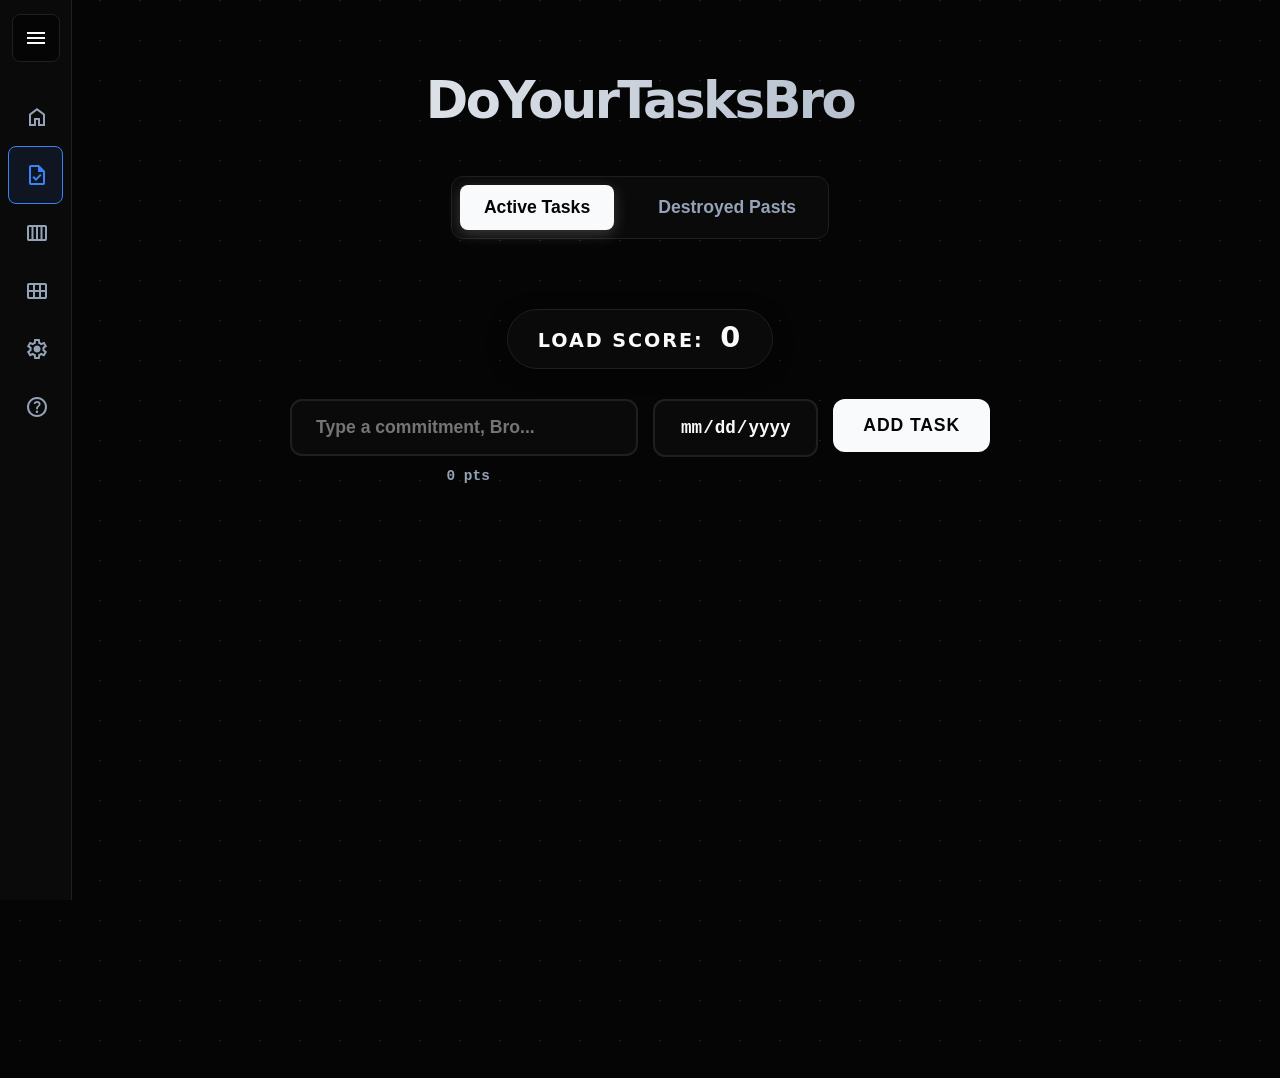
<file: todo/todo.html>
<!DOCTYPE html>
<html lang="en">
<head>
    <meta charset="UTF-8">
    <meta name="viewport" content="width=device-width, initial-scale=1.0">
    <title>DoYourTasksBro</title>    
    <link rel="stylesheet" href="../style.css">
    <link rel="stylesheet" href="todo.css">
    <script src="todo.js" defer></script>
</head>
<body>
    <script>
        if (localStorage.getItem('theme') === 'light') {
            document.body.classList.add('light-mode');
        }
    </script>
    <nav id="sidebar" class="close">
        <ul>
            <li>
                <span class="logo"><h3>DoYourTasksBro</h3></span>
                <button onclick=toggleSidebar() id="toggle-btn">
                <svg xmlns="http://www.w3.org/2000/svg" height="24px" viewBox="0 -960 960 960" width="24px" fill="#e3e3e3"><path d="M120-240v-80h720v80H120Zm0-200v-80h720v80H120Zm0-200v-80h720v80H120Z"/></svg>            
            </li>
            <li>
                <a href="../index.html">
                    <svg xmlns="http://www.w3.org/2000/svg" height="24px" viewBox="0 -960 960 960" width="24px" fill="#e3e3e3"><path d="M240-200h120v-240h240v240h120v-360L480-740 240-560v360Zm-80 80v-480l320-240 320 240v480H520v-240h-80v240H160Zm320-350Z"/></svg>
                    <span>Home</span>
                </a>
            </li>
            <li class="active">
                <a href="todo.html">
                    <svg xmlns="http://www.w3.org/2000/svg" height="24px" viewBox="0 -960 960 960" width="24px" fill="#e3e3e3"><path d="m438-240 226-226-58-58-169 169-84-84-57 57 142 142ZM240-80q-33 0-56.5-23.5T160-160v-640q0-33 23.5-56.5T240-880h320l240 240v480q0 33-23.5 56.5T720-80H240Zm280-520v-200H240v640h480v-440H520ZM240-800v200-200 640-640Z"/></svg>
                    <span>Todo-List</span>
                </a>
            </li>
            <li>
                <a href="../timetable/timetable.html">
                    <svg xmlns="http://www.w3.org/2000/svg" height="24px" viewBox="0 -960 960 960" width="24px" fill="#e3e3e3"><path d="M160-160q-33 0-56.5-23.5T80-240v-480q0-33 23.5-56.5T160-800h640q33 0 56.5 23.5T880-720v480q0 33-23.5 56.5T800-160H160Zm360-80h100v-480H520v480Zm-180 0h100v-480H340v480Zm-180 0h100v-480H160v480Zm540 0h100v-480H700v480Z"/></svg>
                    <span>Time Table</span>
                </a>
            </li>
            <li>
                <a href="../calendar/calendar.html">
                    <svg xmlns="http://www.w3.org/2000/svg" height="24px" viewBox="0 -960 960 960" width="24px" fill="#e3e3e3"><path d="M160-160q-33 0-56.5-23.5T80-240v-480q0-33 23.5-56.5T160-800h640q33 0 56.5 23.5T880-720v480q0 33-23.5 56.5T800-160H160Zm0-360h160v-200H160v200Zm240 0h160v-200H400v200Zm240 0h160v-200H640v200ZM320-240v-200H160v200h160Zm80 0h160v-200H400v200Zm240 0h160v-200H640v200Z"/></svg>
                    <span>Calendar</span>
                </a>
            </li>
            <li>
                <a href="../settings/settings.html">
                    <svg xmlns="http://www.w3.org/2000/svg" height="24px" viewBox="0 -960 960 960" width="24px" fill="#e3e3e3"><path d="m370-80-16-128q-13-5-24.5-12T307-235l-119 50L78-375l103-78q-1-7-1-13.5v-27q0-6.5 1-13.5L78-585l110-190 119 50q11-8 23-15t24-12l16-128h220l16 128q13 5 24.5 12t22.5 15l119-50 110 190-103 78q1 7 1 13.5v27q0 6.5-2 13.5l103 78-110 190-118-50q-11 8-23 15t-24 12L590-80H370Zm70-80h79l14-106q31-8 57.5-23.5T639-327l99 41 39-68-86-65q5-14 7-29.5t2-31.5q0-16-2-31.5t-7-29.5l86-65-39-68-99 42q-22-23-48.5-38.5T533-694l-13-106h-79l-14 106q-31 8-57.5 23.5T321-633l-99-41-39 68 86 64q-5 15-7 30t-2 32q0 16 2 31t7 30l-86 65 39 68 99-42q22 23 48.5 38.5T427-266l13 106Zm42-180q58 0 99-41t41-99q0-58-41-99t-99-41q-59 0-99.5 41T342-480q0 58 40.5 99t99.5 41Zm-2-140Z"/></svg>
                    <span>Settings</span>
                </a>
            </li>
            <li>
                <a href="../about.html">
                    <svg xmlns="http://www.w3.org/2000/svg" height="24px" viewBox="0 -960 960 960" width="24px" fill="#e3e3e3"><path d="M513.5-254.5Q528-269 528-290t-14.5-35.5Q499-340 478-340t-35.5 14.5Q428-311 428-290t14.5 35.5Q457-240 478-240t35.5-14.5ZM442-394h74q0-33 7.5-52t42.5-52q26-26 41-49.5t15-56.5q0-56-41-86t-97-30q-57 0-92.5 30T342-618l66 26q5-18 22.5-39t53.5-21q32 0 48 17.5t16 38.5q0 20-12 37.5T506-526q-44 39-54 59t-10 73Zm38 314q-83 0-156-31.5T197-197q-54-54-85.5-127T80-480q0-83 31.5-156T197-763q54-54 127-85.5T480-880q83 0 156 31.5T763-763q54 54 85.5 127T880-480q0 83-31.5 156T763-197q-54 54-127 85.5T480-80Zm0-80q134 0 227-93t93-227q0-134-93-227t-227-93q-134 0-227 93t-93 227q0 134 93 227t227 93Zm0-320Z"/></svg>
                    <span>About Us</span>
                </a>
            </li>
        </ul>
    </nav>
    <main id="app-container" class="bro-landing">
        
        <header id="control-panel">
            <h1>DoYourTasksBro</h1>
            <div class="view-tabs">
                <button id="tab-todo" class="tab-btn active">Active Tasks</button>
                <button id="tab-history" class="tab-btn">Destroyed Pasts</button>
            </div>
        </header>

        <section id="todo-view">
            
            <div id="load-status">
                Load score: <span id="score-number">0</span>
            </div>
            
            <form id="task-form">
                <div class="input-wrapper">
                    <input type="text" id="task-input" placeholder="Type a commitment, Bro..."/>
                    <div id="counter-wrapper"><span id="live-weight-counter">0</span> pts</div>
                </div>
                <input type="date" id="task-deadline"/>
                <button type="submit" id="task-add">Add Task</button>
            </form>

            <div id="gravity-board"></div> 
        </section>

        <section id="history-section" class="hidden">
            <h1>YourHistoryBro</h1>
            <div id="history-log"></div>
        </section>

    </main>
</body>
</html>
</file>
<file: root/css/style.css>
:root
{
    --main-bg: #050505;
    --sidebar-bg: #0a0a0a;
    --sidebar-border: #1f1f1f;
    --text-main: #f8fafc;
    --text-second: #94a3b8;
    --hover-clr: #171717;
    --selected-bg: #3b82f6;
    --selected-text: #ffffff;
    
    --card-bg: rgba(255, 255, 255, 0.02);
    --card-item-bg: rgba(0, 0, 0, 0.2);
}

*
{
    margin: 0;
    padding: 0;
    box-sizing: border-box;
}

h1
{
    font-size: 3.5rem;
    font-weight: 900;
    letter-spacing: -0.05em;
    text-align: center;
    margin-bottom: 50px;
    margin-top: 30px;
    max-width: 1200px;
    width: 100%;
    margin-left: auto;
    margin-right: auto;
    background: linear-gradient(to right, #ffffff, #94a3b8);
    -webkit-background-clip: text;
    -webkit-text-fill-color: transparent;
    background-clip: text;
    line-height: 1.2;
    padding-bottom: 10px;
}

html
{
    font-family: ui-sans-serif, system-ui, -apple-system, BlinkMacSystemFont, "Segoe UI", Roboto, "Helvetica Neue", Arial, sans-serif;
    line-height: 1.5rem;
    scrollbar-width: none;
    -ms-overflow-style: none;
}

body
{
    min-height: 100vh;
    min-height: 100dvh;
    background-color: var(--main-bg);
    color: var(--text-main);
    display: block;
    padding-top: 40px;
    background-image: radial-gradient(circle at 50% 0%, #1f1f1f 1px, transparent 1px);
    background-size: 40px 40px;
    transition: background-color 0.4s ease, color 0.4s ease;
}

#app-container {
    display: flex;
    flex-direction: column;
    
    width: calc(100% - 72px);
    max-width: 1700px;
    margin-left: auto;
    margin-right: auto;
    transform: translateX(36px) !important;

    gap: 1.5vh;
    padding-bottom: 20px;
    box-sizing: border-box;
}

.system-ping {
    font-family: monospace;
    font-size: 0.7rem;
    font-weight: 900;
    color: var(--selected-bg);
    letter-spacing: 0.2em;
    margin-top: 2px;
}

body.light-mode
{
    --main-bg: #f8fafc;
    --sidebar-bg: #ffffff;
    --sidebar-border: #e2e8f0;
    --text-main: #0f172a;
    --text-second: #64748b;
    --hover-clr: #f1f5f9;

    --card-bg: rgba(0, 0, 0, 0.02);
    --card-item-bg: #ffffff;
    background-image: radial-gradient(circle at 50% 0%, #cbd5e1 1px, transparent 1px);
}

body.light-mode h1
{
    background: linear-gradient(to right, #0f172a, #64748b) !important;
    -webkit-background-clip: text !important;
    -webkit-text-fill-color: transparent !important;
    background-clip: text !important;
    display: block !important;
}

/* SIDEBAR COMPONENT */
#sidebar
{
    box-sizing: border-box;
    height: 100vh;
    width: 280px;
    padding: 12px 1.5em;
    background-color: var(--sidebar-bg);
    border-right: 1px solid var(--sidebar-border);
    position: fixed;
    top: 0;
    left: 0;
    z-index: 1000;
    transition: width 300ms cubic-bezier(0.16, 1, 0.3, 1), padding 300ms cubic-bezier(0.16, 1, 0.3, 1);
    overflow: hidden;
    text-wrap: nowrap;
}

#sidebar.close
{
    padding: 12px 8px;
    width: 72px;
}

#sidebar ul
{
    list-style: none;
}

#sidebar > ul > li:first-child
{
    display: flex;
    justify-content: flex-end;
    align-items: center;
    min-height: 52px;
    margin-bottom: 24px;
    transition: justify-content 300ms cubic-bezier(0.16, 1, 0.3, 1);
}

#sidebar.close > ul > li:first-child
{
    justify-content: center;
}

#sidebar ul li.active a
{
    color: var(--selected-bg);
    background-color: rgba(59, 130, 246, 0.1);
    border-color: var(--selected-bg);
}

#sidebar ul li.active a svg
{
    fill: var(--selected-bg);
}

#sidebar a
{
    border-radius: 8px;
    padding: 1em;
    text-decoration: none;
    color: var(--text-second);
    display: flex;
    align-items: center;
    gap: 2.5em;
    font-weight: 600;
    border: 1px solid transparent;
    transition: all 0.2s ease, gap 300ms cubic-bezier(0.16, 1, 0.3, 1), padding 300ms cubic-bezier(0.16, 1, 0.3, 1);
    min-height: 56px;
}

#sidebar.close a 
{
    gap: 0;
    padding: 1em 0.85em;
}

#sidebar a svg {
    display: block;
    width: 24px;
    height: 24px;
    flex-shrink: 0;
    fill: var(--text-second);
    transition: fill 0.2s ease;
}

#sidebar .logo
{
    padding: 0.85em;
    text-decoration: none;
    color: var(--text-main);
    display: flex;
    align-items: center;
    gap: 2.5em;
    opacity: 1;
    visibility: visible;
    transition: opacity 150ms ease, visibility 150ms ease;
}

#sidebar a span
{
    flex-grow: 1;
    letter-spacing: 0.02em;
    display: inline-block;
    opacity: 1;
    max-width: 200px;
    visibility: visible;
    transition: opacity 150ms ease, max-width 200ms ease, visibility 150ms ease;
}

#sidebar.close a span,
#sidebar.close .logo
{
    display: none;
}

#sidebar a:hover
{
    background-color: var(--hover-clr);
    color: var(--text-main);
    border-color: var(--sidebar-border);
}

#sidebar a:hover svg
{
    fill: var(--text-main);
}

#toggle-btn {
    margin-left: auto;
    padding: 0;
    width: 48px;
    height: 48px;
    display: flex;
    justify-content: center;
    align-items: center;
    border: 1px solid var(--sidebar-border);
    border-radius: 8px;
    background: var(--main-bg);
    cursor: pointer;
    transition: background-color 0.2s ease, margin 300ms cubic-bezier(0.16, 1, 0.3, 1);
}

#sidebar.close #toggle-btn
{
    margin-left: 0;
}

#toggle-btn svg
{
    fill: var(--text-main);
    display: block;
    width: 24px;
    height: 24px;
}

#toggle-btn:hover
{
    background-color: var(--hover-clr);
    border-color: #3b82f6;
}
/* END OF SIDEBAR */

/* MAIN VIEWPORT MATRIX */
main
{
    padding-top: 0;
    margin-left: 72px;
    width: calc(100% - 72px);
    max-width: calc(100% - 72px);
    box-sizing: border-box;
}

@keyframes velocityEntrance
{
    0%
    {
        opacity: 0;
        transform: translateY(20px) scale(0.98);
    }
    100%
    {
        opacity: 1;
        transform: translateY(0) scale(1);
    }
}

.bro-landing
{
    animation: velocityEntrance 0.5s cubic-bezier(0.16, 1, 0.3, 1) forwards;
    will-change: transform, opacity;
}
/* END OF MAIN */

/* DIV CONTAINERS */
.container
{
    background-color: var(--sidebar-bg);
    border: 1px solid var(--sidebar-border);
    border-radius: 12px;
    padding: 40px;
    max-width: 1000px;
    width: 90%;
    margin: 0 auto 30px auto;
    box-shadow: 0 10px 30px rgba(0, 0, 0, 0.4);
}

.container h2
{
    margin-top: 0.5em;
    font-size: 1.8rem;
    font-weight: 800;
    letter-spacing: -0.02em;
}

.container p
{
    text-align: justify;
}
/* END OF CONTAINER*/


@media(max-width: 800px)
{
    body
    {
        display: block; 
        padding: 16px 16px 90px 16px;
        overflow-x: hidden;
        background-position: center top;
    }

    #app-container
    {
        width: 100%;
        max-width: 100%;
        transform: none !important;
        margin-left: 0;
        margin-right: 0;
        padding-left: 0;
        padding-right: 0;
        gap: 16px;
    }

    main
    {
        margin-left: 0;
        padding-bottom: 0;
        width: 100%;
        max-width: 100%;
        box-sizing: border-box;
    }

    h1
    {
        font-size: 2.2rem !important;
        margin-top: 10px !important;
        margin-bottom: 20px !important;
        padding-top: 0 !important;
        background: linear-gradient(to right, #ffffff, #94a3b8) !important;
        -webkit-background-clip: text !important;
        background-clip: text !important;
        -webkit-text-fill-color: transparent !important;
        display: block !important;
        text-align: center !important;
    }

    .system-ping
    {
        text-align: center !important;
    }

    .container
    {
        border: 1px solid var(--sidebar-border) !important;
        padding: 20px !important;
        width: 100% !important;
        box-sizing: border-box !important;
        margin-bottom: 16px !important;
    }

    .container h2
    {
        font-size: 1.4rem !important;
    }

    .container p
    {
        font-size: 0.9rem !important;
    }

    #sidebar,
    #sidebar.close
    {
        height: 64px !important;
        width: 100% !important;
        border-right: none !important;
        border-top: 1px solid var(--sidebar-border) !important;
        padding: 0 !important;
        position: fixed !important;
        top: auto !important;
        bottom: 0 !important;
        left: 0 !important;
        right: 0 !important;
        background-color: rgba(10, 10, 10, 0.92) !important;
        backdrop-filter: blur(12px) !important;
        -webkit-backdrop-filter: blur(12px) !important;
        z-index: 1000 !important;
        transition: none !important;
    }
    
    #sidebar > ul
    {
        padding: 0 !important;
        margin: 0 !important;
        display: flex !important;
        flex-direction: row !important;
        width: 100% !important;
        height: 100% !important;
        justify-content: space-around !important;
        align-items: center !important;
    }

    #sidebar ul li
    {
        height: 100% !important;
        flex: 1 !important;
        display: flex !important;
        justify-content: center !important;
        align-items: center !important;
    }

    #sidebar ul a
    {
        width: 100% !important;
        height: 100% !important;
        padding: 0 !important;
        border-radius: 0 !important;
        border: none !important;
        justify-content: center !important;
        align-items: center !important;
        gap: 0 !important;
        min-height: auto !important;
    }

    #sidebar ul li span,
    #sidebar.close a span,
    #sidebar.close .logo,
    #sidebar .logo
    {
        display: none !important;
    }
    
    #sidebar > ul > li:first-child
    {
        display: none !important;
    }

    #control-panel,
    #dashboard-control-deck {
        flex-direction: column !important;
        align-items: center !important;
        text-align: center !important;
        gap: 12px !important;
        width: 100% !important;
    }

    .deck-title-group {
        display: flex !important;
        flex-direction: column !important;
        align-items: center !important;
        text-align: center !important;
        width: 100% !important;
    }

    #control-panel h1,
    #dashboard-control-deck h1,
    .home-title, h1 {
        text-align: center !important;
        margin: 0 !important;
        width: 100% !important;
    }

    .system-ping {
        display: block !important;
        text-align: center !important;
        margin: 6px auto 0 auto !important;
        width: 100% !important;
    }

    .view-tabs,
    .quick-matrix-links,
    #tab-history.tab-btn {
        display: flex !important;
        justify-content: center !important;
        width: 100% !important;
        max-width: 440px !important;
        margin-left: auto !important;
        margin-right: auto !important;
        gap: 8px !important;
    }
}
</file>
<file: root/css/home.css>
:root {
    --main-bg: #050505;
    --sidebar-bg: #0a0a0a;
    --sidebar-border: #1f1f1f;
    --text-main: #f8fafc;
    --text-second: #94a3b8;
    --hover-clr: #171717;
    --selected-bg: #3b82f6;
    --selected-text: #ffffff;
    
    --card-bg: rgba(255, 255, 255, 0.02);
    --card-item-bg: rgba(0, 0, 0, 0.2);
}

.tier-list
{
    list-style: none;
    padding: 0;
    display: flex;
    flex-direction: column;
    gap: 20px;
}

.tier-list li
{
    padding-left: 1;
    margin-bottom: 0;
    line-height: 1.6;
}

.tier-card
{
    background-color: rgba(255, 255, 255, 0.02);
    border: 1px solid var(--sidebar-border);
    border-radius: 8px;
    padding: 20px;
    box-shadow: 0 4px 15px rgba(0, 0, 0, 0.2);
}

.tier-safe
{
    border-left: 4px solid #22c55e;
}

.tier-warning
{
    border-left: 4px solid #f59e0b;
}

.tier-overload
{
    border-left: 4px solid #ef4444;
}

#app-container {
    height: calc(100vh - 40px);
    max-height: calc(100dvh - 40px);
    overflow: hidden;
}

#dashboard-control-deck {
    width: 100%;
    display: flex;
    justify-content: space-between;
    align-items: center;
    border-bottom: 1px solid var(--sidebar-border);
    padding-bottom: 12px;
    margin-top: 0;
    gap: 20px;
    flex-shrink: 0;
}

#dashboard-control-deck h1 {
    font-size: 2.2rem;
    margin: 0;
    text-align: left;
    padding: 0;
}

.quick-matrix-links {
    display: flex;
    gap: 12px;
}

.deck-pill-btn {
    text-decoration: none;
    font-size: 0.75rem;
    font-weight: 800;
    text-transform: uppercase;
    letter-spacing: 0.05em;
    color: var(--text-main);
    background-color: var(--sidebar-bg);
    border: 1px solid var(--sidebar-border);
    padding: 10px 16px;
    border-radius: 8px;
    transition: all 0.2s ease;
}

.deck-pill-btn:hover {
    border-color: var(--selected-bg);
    background-color: var(--hover-clr);
    transform: translateY(-1px);
}

.directive-strip {
    display: flex;
    align-items: center;
    gap: 20px;
    background: linear-gradient(135deg, rgba(59, 130, 246, 0.02), rgba(0,0,0,0));
    border: 1px solid var(--sidebar-border);
    border-left: 4px solid var(--selected-bg);
    padding: 16px 20px;
    border-radius: 12px;
    text-align: left;
    flex-shrink: 0;
}

.directive-icon {
    font-size: 1.5rem;
    background-color: rgba(59, 130, 246, 0.08);
    width: 44px;
    height: 44px;
    display: flex;
    align-items: center;
    justify-content: center;
    border-radius: 8px;
    flex-shrink: 0;
}

.directive-body h2 {
    font-size: 1.05rem;
    font-weight: 900;
    letter-spacing: 0.05em;
    margin-bottom: 2px;
}

.directive-body p {
    color: var(--text-second);
    font-size: 0.85rem;
    line-height: 1.5;
    margin: 0;
}

.section-matrix-label {
    font-family: monospace;
    font-size: 0.75rem;
    font-weight: 900;
    color: var(--text-second);
    letter-spacing: 0.15em;
    text-align: left;
    margin-top: 4px;
    margin-bottom: -10px;
    display: block;
    flex-shrink: 0;
}

.module-status-grid {
    display: grid;
    grid-template-columns: repeat(4, 1fr);
    gap: 16px;
    width: 100%;
    flex-shrink: 0;
}

.status-node {
    background-color: var(--sidebar-bg);
    border: 1px solid var(--sidebar-border);
    border-radius: 12px;
    padding: 16px;
    display: flex;
    flex-direction: column;
    justify-content: space-between;
    text-align: left;
    height: 14vh;
    min-height: 120px;
    box-shadow: 0 4px 15px rgba(0,0,0,0.15);
    transition: border-color 0.2s ease;
}

.status-node:hover {
    border-color: rgba(255, 255, 255, 0.12);
}

.node-header {
    display: flex;
    align-items: center;
    gap: 8px;
    margin-bottom: 4px;
}

.node-header h4 {
    font-size: 0.85rem;
    font-weight: 800;
    letter-spacing: 0.02em;
}

.status-node p {
    font-size: 0.75rem;
    line-height: 1.4;
    color: var(--text-second);
    margin: 0 0 8px 0;
    overflow: hidden;
    text-overflow: ellipsis;
    display: -webkit-box;
    -webkit-line-clamp: 2;
    line-clamp: 2;
    -webkit-box-orient: vertical;
}

.node-metric {
    font-family: monospace;
    font-size: 0.65rem;
    font-weight: 800;
    color: var(--text-second);
    background-color: var(--main-bg);
    border: 1px solid var(--sidebar-border);
    padding: 2px 8px;
    border-radius: 4px;
    width: max-content;
}

.ledger-split-row {
    display: grid;
    grid-template-columns: 1.2fr 1fr;
    gap: 24px;
    width: 100%;
    flex-grow: 1;
    min-height: 0;
}

.panel-box {
    background-color: var(--sidebar-bg);
    border: 1px solid var(--sidebar-border);
    border-radius: 14px;
    padding: 20px 24px;
    text-align: left;
    box-shadow: 0 10px 30px rgba(0, 0, 0, 0.3);
    box-sizing: border-box;
    display: flex;
    flex-direction: column;
    min-height: 0;
}

.panel-box h3 {
    font-size: 0.95rem;
    font-weight: 900;
    letter-spacing: 0.05em;
    margin-bottom: 10px;
    border-bottom: 1px solid var(--sidebar-border);
    padding-bottom: 10px;
    flex-shrink: 0;
}

.panel-box > p {
    font-size: 0.8rem;
    color: var(--text-second);
    line-height: 1.5;
    margin-bottom: 14px;
    flex-shrink: 0;
}

.metric-line {
    display: flex;
    gap: 12px;
    align-items: flex-start;
    background-color: var(--main-bg);
    border: 1px solid var(--sidebar-border);
    padding: 10px 14px;
    border-radius: 8px;
    margin-bottom: 8px;
    flex-shrink: 0;
}

.status-glow-dot {
    width: 6px;
    height: 6px;
    border-radius: 50%;
    margin-top: 5px;
    flex-shrink: 0;
}
.status-glow-dot.green { background-color: #22c55e; box-shadow: 0 0 10px #22c55e; }
.status-glow-dot.yellow { background-color: #eab308; box-shadow: 0 0 10px #eab308; }
.status-glow-dot.red { background-color: #ef4444; box-shadow: 0 0 10px #ef4444; }

.metric-desc {
    font-size: 0.75rem;
    line-height: 1.4;
    color: var(--text-second);
}

.ledger-stream {
    display: flex;
    flex-direction: column;
    gap: 10px;
    overflow-y: auto;
    padding-right: 4px;
    flex-grow: 1;
    scrollbar-width: thin;
    scrollbar-color: var(--sidebar-border) transparent;
}

.ledger-block {
    background-color: var(--main-bg);
    border: 1px solid var(--sidebar-border);
    border-left: 3px solid var(--selected-bg);
    border-radius: 8px;
    padding: 12px;
}

.ledger-meta {
    display: flex;
    justify-content: space-between;
    align-items: center;
    margin-bottom: 6px;
}

.tag {
    font-family: monospace;
    font-weight: 800;
    font-size: 0.7rem;
    background-color: rgba(255, 255, 255, 0.04);
    padding: 1px 5px;
    border-radius: 4px;
    border: 1px solid var(--sidebar-border);
}

.tag.patch { color: var(--text-second); }
.timestamp { font-size: 0.7rem; color: var(--text-second); font-family: monospace; }

.ledger-block p {
    font-size: 0.75rem !important;
    line-height: 1.4 !important;
    color: var(--text-second) !important;
    margin: 0 !important;
}

body.light-mode .quick-matrix-links .deck-pill-btn {
    color: var(--text-main);
}

@media(max-width: 1000px) {
    .module-status-grid {
        grid-template-columns: repeat(2, 1fr);
    }
}

@media(max-width: 800px) {
    #app-container {
        height: auto;
        max-height: none;
        overflow-y: auto;
        margin-bottom: 45px;
    }
    
    #dashboard-control-deck {
        flex-direction: column;
        align-items: stretch;
    }
    
    .quick-matrix-links {
        width: 100%;
    }
    
    .deck-pill-btn {
        flex: 1;
        text-align: center;
    }

    .module-status-grid,
    .ledger-split-row {
        grid-template-columns: 1fr;
    }
    
    .status-node {
        height: auto;
        min-height: auto;
    }

    .tier-card
    {
        font-size: 0.9rem;
    }
}
</file>
<file: style.css>
:root
{
    --main-bg: #050505;
    --sidebar-bg: #0a0a0a;
    --sidebar-border: #1f1f1f;
    --text-main: #f8fafc;
    --text-second: #94a3b8;
    --hover-clr: #171717;
    --selected-bg: #3b82f6;
    --selected-text: #ffffff;
    
    --card-bg: rgba(255, 255, 255, 0.02);
    --card-item-bg: rgba(0, 0, 0, 0.2);
}

*
{
    margin: 0;
    padding: 0;
    box-sizing: border-box;
}

.home-title,
#control-panel h1,
header h1,
main > h1,
.bro-landing > h1
{
    font-size: 3.2rem;
    font-weight: 900;
    letter-spacing: -0.05em;
    text-align: center;
    margin-top: 30px;
    margin-bottom: 45px;
    width: 100%;
    line-height: 1.2;
    background: linear-gradient(to right, #ffffff, #94a3b8);
    -webkit-background-clip: text;
    -webkit-text-fill-color: transparent;
    display: block;
}

html
{
    font-family: ui-sans-serif, system-ui, -apple-system, BlinkMacSystemFont, "Segoe UI", Roboto, "Helvetica Neue", Arial, sans-serif;
    line-height: 1.5rem;
    scrollbar-width: none;
    -ms-overflow-style: none;
}

body
{
    min-height: 100vh;
    min-height: 100dvh;
    background-color: var(--main-bg);
    color: var(--text-main);
    display: block;
    padding-top: 40px;
    background-image: radial-gradient(circle at 50% 0%, #1f1f1f 1px, transparent 1px);
    background-size: 40px 40px;
    transition: background-color 0.4s ease, color 0.4s ease;
}

#sidebar
{
    box-sizing: border-box;
    height: 100vh;
    width: 280px;
    padding: 12px 1.5em;
    background-color: var(--sidebar-bg);
    border-right: 1px solid var(--sidebar-border);
    position: fixed;
    top: 0;
    left: 0;
    z-index: 1000;
    transition: 300ms cubic-bezier(0.16, 1, 0.3, 1);
    overflow: hidden;
    text-wrap: nowrap;
}

#sidebar.close
{
    padding: 12px 8px;
    width: 72px;
}

#sidebar ul
{
    list-style: none;
}

#sidebar > ul > li:first-child
{
    display: flex;
    justify-content: flex-end;
    align-items: center;
    min-height: 52px;
    margin-bottom: 24px;
}

#sidebar ul li.active a
{
    color: var(--selected-bg);
    background-color: rgba(59, 130, 246, 0.1);
    border-color: var(--selected-bg);
}

#sidebar ul li.active a svg
{
    fill: var(--selected-bg);
}

#sidebar a
{
    border-radius: 8px;
    padding: 1em;
    text-decoration: none;
    color: var(--text-second);
    display: flex;
    align-items: center;
    gap: 2.5em;
    font-weight: 600;
    border: 1px solid transparent;
    transition: all 0.2s ease;
    min-height: 56px;
}

#sidebar a svg {
    display: block;
    width: 24px;
    height: 24px;
}

#sidebar .logo
{
    padding: 0.85em;
    text-decoration: none;
    color: var(--text-main);
    display: flex;
    align-items: center;
    gap: 2.5em;
}

#sidebar.close .logo,
#sidebar.close a span
{
    display: none;
}

#sidebar.close > ul > li:first-child
{
    justify-content: center;
}

#sidebar.close #toggle-btn
{
    margin-left: 0;
}

#sidebar svg
{
    flex-shrink: 0;
    fill: var(--text-second);
    transition: fill 0.2s ease;
}

#sidebar a span
{
    flex-grow: 1;
    letter-spacing: 0.02em;
}

#sidebar a:hover
{
    background-color: var(--hover-clr);
    color: var(--text-main);
    border-color: var(--sidebar-border);
}

#sidebar a:hover svg
{
    fill: var(--text-main);
}

#toggle-btn {
    margin-left: auto;
    padding: 0;
    width: 48px;
    height: 48px;

    display: flex;
    justify-content: center;
    align-items: center;

    border: 1px solid var(--sidebar-border);
    border-radius: 8px;
    background: var(--main-bg);
    cursor: pointer;
    
    transition: background-color 0.2s ease;
}

#toggle-btn svg
{
    fill: var(--text-main);
    display: block;
    width: 24px;
    height: 24px;
}

#toggle-btn.rotate svg
{
    rotate: 180deg;
}

#toggle-btn:hover
{
    background-color: var(--hover-clr);
    border-color: #3b82f6;
}

main
{
    padding-top: 0;
    margin-left: 72px;
}

main p
{
    margin-top: 8px;
    margin-bottom: 20px;
    color: var(--text-second);
    line-height: 1.8;
}

.container
{
    background-color: var(--sidebar-bg);
    border: 1px solid var(--sidebar-border);
    border-radius: 12px;
    padding: 40px;
    max-width: 1000px;
    width: 90%;
    margin: 0 auto 30px auto;
    box-shadow: 0 10px 30px rgba(0, 0, 0, 0.4);
}

.container h2
{
    margin-top: 0.5em;
    font-size: 1.8rem;
    font-weight: 800;
    letter-spacing: -0.02em;
}

.container p
{
    text-align: justify;
}

.home-title
{
    font-size: 3.5rem;
    font-weight: 900;
    letter-spacing: -0.05em;
    text-align: center;
    margin-bottom: 50px;
    margin-top: 30px;
    max-width: 1200px;
    width: 100%;
    margin-left: auto;
    margin-right: auto;
    background: linear-gradient(to right, #ffffff, #94a3b8);
    -webkit-background-clip: text;
    -webkit-text-fill-color: transparent;
    line-height: 1.2;
    padding-bottom: 10px;
}

@keyframes velocityEntrance
{
    0%
    {
        opacity: 0;
        transform: translateY(20px) scale(0.98);
    }
    100%
    {
        opacity: 1;
        transform: translateY(0) scale(1);
    }
}

.bro-landing
{
    animation: velocityEntrance 0.5s cubic-bezier(0.16, 1, 0.3, 1) forwards;
    will-change: transform, opacity;
}

.tier-list
{
    list-style: none;
    padding: 0;
    display: flex;
    flex-direction: column;
    gap: 20px;
}

.tier-list li
{
    padding-left: 1;
    margin-bottom: 0;
    line-height: 1.6;
}

.tier-card
{
    background-color: rgba(255, 255, 255, 0.02);
    border: 1px solid var(--sidebar-border);
    border-radius: 8px;
    padding: 20px;
    box-shadow: 0 4px 15px rgba(0, 0, 0, 0.2);
}

.tier-safe
{
    border-left: 4px solid #22c55e;
}

.tier-warning
{
    border-left: 4px solid #f59e0b;
}

.tier-overload
{
    border-left: 4px solid #ef4444;
}

body.light-mode
{
    --main-bg: #f8fafc;
    --sidebar-bg: #ffffff;
    --sidebar-border: #e2e8f0;
    --text-main: #0f172a;
    --text-second: #64748b;
    --hover-clr: #f1f5f9;

    --card-bg: rgba(0, 0, 0, 0.02);
    --card-item-bg: #ffffff;
    background-image: radial-gradient(circle at 50% 0%, #cbd5e1 1px, transparent 1px);
}

body.light-mode .home-title,
body.light-mode #control-panel h1,
body.light-mode header h1,
body.light-mode main > h1,
body.light-mode .bro-landing > h1 
{
    background: linear-gradient(to right, #0f172a, #64748b) !important;
    -webkit-background-clip: text !important;
    -webkit-text-fill-color: transparent !important;
    display: block !important;
}

@media(max-width: 800px)
{
    body
    {
        display: block; 
        padding: 15px;
        overflow-x: hidden;
    }

    .home-title,
    #control-panel h1,
    header h1,
    main > h1,
    .bro-landing > h1
    {
        font-size: 2.2rem !important;
        margin-top: 15px !important;
        margin-bottom: 25px !important;
        padding-top: 0 !important;
        background: linear-gradient(to right, #ffffff, #94a3b8) !important;
        -webkit-background-clip: text !important;
        -webkit-text-fill-color: transparent !important;
        display: block !important;
    }

    .home-title
    {
        font-size: 2.2rem;
        margin-top: 10px;
        margin-bottom: 30px;
    }

    main
    {
        margin-left: 0;
        padding-bottom: 100px;
        width: 100%;
        box-sizing: border-box;
    }

    .container
    {
        border: 1px solid var(--sidebar-border);
        padding: 24px;
        width: 100%;
        box-sizing: border-box;
    }

    .container h2
    {
        font-size: 1.5rem;
    }

    .container p
    {
        font-size: 0.9rem;
    }

    .tier-card
    {
        font-size: 0.9rem;
    }

    #sidebar,
    #sidebar.close
    {
        height: 70px;
        width: 100%;
        border-right: none;
        border-top: 1px solid var(--sidebar-border);
        padding: 0;
        position: fixed;
        top: auto;
        bottom: 0;
        left: 0;
        background-color: rgba(10, 10, 10, 0.95);
        backdrop-filter: blur(10px);
        z-index: 1000;
    }
    
    #sidebar > ul
    {
        padding: 0;
        margin: 0;
        display: flex;
        width: 100%;
        height: 100%;
        justify-content: space-around;
        align-items: center;
    }

    #sidebar ul li
    {
        height: 100%;
        flex: 1;
    }

    #sidebar ul a
    {
        width: 100%;
        height: 100%;
        padding: 0;
        border-radius: 0;
        border: none;
        justify-content: center;
        align-items: center;
    }

    #sidebar ul li span
    {
        display: none !important;
    }
    
    #sidebar > ul > li:first-child
    {
        display: none !important;
    }

    body:has(#todo-settings) .home-title
    {
        margin-top: 0;
    }
}
</file>
<file: about.css>
#ending-msg
{
    font-family: monospace;
    font-size: 1.8rem;
    font-weight: 900;
    letter-spacing: 0.2em;
    text-transform: uppercase;
    text-align: center;
    margin-top: 60px;
    margin-bottom: 60px;
    position: relative;
    display: block;
    margin-left: auto;
    margin-right: auto;
    cursor: pointer;
    user-select: none;

    background: linear-gradient(to right, #ffffff 20%, var(--text-second) 40%, #ffffff 60%, #ffffff 80%);
    background-size: 200% auto;
    -webkit-background-clip: text;
    -webkit-text-fill-color: transparent;
    animation: scanningGlint 4s linear infinite;
    transition: all 0.2s ease;

    will-change: transform;
    transform: translateZ(0);
    backface-visibility: hidden;
}



#ending-msg:hover {
    animation: scanningGlint 1s linear infinite, cyberGlitch 0.15s infinite linear;
    text-shadow: 2px -1px 0 rgba(239, 68, 68, 0.8), -2px 1px 0 rgba(59, 130, 246, 0.8);
}

@keyframes cyberGlitch {
    0% {
        transform: translate(1px, 1px) skew(0deg);
    }
    20% {
        transform: translate(-1px, -1px) skew(-1deg);
    }
    40% {
        transform: translate(0px, 1px) skew(1deg);
    }
    60% {
        transform: translate(1px, -1px) skew(0deg);
    }
    80% {
        transform: translate(-1px, 1px) skew(0deg);
    }
    100% {
        transform: translate(0px, 0px) skew(0deg);
    }
}

@keyframes scanningGlint {
    0% { background-position: 200% center; }
    100% { background-position: 0% center; }
}

@keyframes terminalPulse {
    from, to { background-color: transparent; box-shadow: none; }
    50% { background-color: var(--selected-bg); box-shadow: 0 0 12px var(--selected-bg); }
}

.bro-landing {
    display: flex;
    flex-direction: column;
    align-items: center;
    padding-bottom: 120px;
}

.bro-landing .container {
    width: 90%;
    max-width: 850px;
    margin: 0 auto 24px auto;
    transition: transform 0.3s ease, border-color 0.3s ease;
}

.bro-landing .container p {
    margin-bottom: 12px;
}

.bro-landing .container p:last-child {
    margin-bottom: 0;
}

.bro-landing .container:nth-of-type(4) {
    background: linear-gradient(90deg, rgba(59, 130, 246, 0.03) 0%, transparent 100%);
    border-left: 6px solid var(--selected-bg);
    padding: 32px;
    text-align: center;
    box-shadow: 0 15px 35px rgba(0, 0, 0, 0.6);
}

.bro-landing .container:nth-of-type(4) p {
    font-size: 1.25rem;
    font-style: italic;
    font-weight: 700;
    color: var(--text-main);
    line-height: 1.7;
    letter-spacing: 0.02em;
}

body.light-mode #ending-msg 
{
    background: linear-gradient(to right, #0f172a 20%, var(--text-second) 40%, #0f172a 60%, #0f172a 80%) !important;
    background-size: 200% auto !important;
    -webkit-background-clip: text !important;
    -webkit-text-fill-color: transparent !important;
}

body.light-mode #ending-msg:hover 
{
    text-shadow: 2px -1px 0 rgba(239, 68, 68, 0.5), -2px 1px 0 rgba(59, 130, 246, 0.5) !important;
}

@media (max-width: 800px) {
    .bro-landing .container {
        width: 100%;
        padding: 20px;
    }

    .bro-landing .container:nth-of-type(4) {
        padding: 24px;
    }

    .bro-landing .container:nth-of-type(4) p {
        font-size: 1.05rem;
    }

    #ending-msg {
        font-size: 1.15rem;
        letter-spacing: 0.12em;
        margin-top: 40px;
        margin-bottom: 120px !important;
    }
    #ending-msg::after {
        width: 8px;
        height: 16px;
        bottom: 4px;
    }
}
</file>
<file: calendar/calendar.css>
.bro-landing 
{
    display: flex;
    flex-direction: column;
    align-items: center;
    width: 100%;
    max-width: 1000px;
    margin: 0 auto;
    padding: 20px;
    padding-bottom: 120px; 
}

.calendar-interface-card 
{
    width: 100%;
    background-color: var(--sidebar-bg);
    border: 1px solid rgba(255, 255, 255, 0.05);
    border-radius: 12px;
    padding: 24px;
    box-shadow: 0 20px 40px rgba(0, 0, 0, 0.5);
    margin-bottom: 30px;
}

.calendar-header 
{
    display: flex;
    justify-content: space-between;
    align-items: center;
    margin-bottom: 24px;
    border-bottom: 1px solid rgba(255, 255, 255, 0.05);
    padding-bottom: 16px;
}

#month-year-display 
{
    font-size: 1.8rem;
    font-weight: 800;
    letter-spacing: 0.05em;
    color: var(--text-main);
    text-transform: uppercase;
}

.calendar-nav-controls 
{
    display: flex;
    gap: 8px;
}

.nav-btn 
{
    background: rgba(255, 255, 255, 0.03);
    border: 1px solid rgba(255, 255, 255, 0.1);
    color: var(--text-main);
    border-radius: 6px;
    width: 40px;
    height: 40px;
    display: flex;
    align-items: center;
    justify-content: center;
    cursor: pointer;
    transition: background 0.2s ease, border-color 0.2s ease;
}

.nav-btn:hover 
{
    background: var(--selected-bg);
    color: #ffffff;
    border-color: var(--selected-bg);
}

.weekday-header 
{
    display: grid;
    grid-template-columns: repeat(7, 1fr);
    text-align: center;
    font-weight: 700;
    font-size: 0.85rem;
    letter-spacing: 0.1em;
    color: var(--text-second);
    margin-bottom: 12px;
    padding-bottom: 8px;
}

#calendar-grid 
{
    display: grid;
    grid-template-columns: repeat(7, 1fr);
    gap: 8px;
}

.calendar-day 
{
    position: relative;
    background: var(--card-item-bg);
    border: 1px solid var(--sidebar-border);
    border-radius: 8px;
    min-height: 95px;
    padding: 10px;
    display: flex;
    flex-direction: column;
    justify-content: space-between;
    align-items: center; 
    cursor: pointer;
    transition: all 0.2s ease;
}

.calendar-day:hover:not(.empty) 
{
    background: var(--hover-clr);
    border-color: rgba(255, 255, 255, 0.15);
    transform: translateY(-2px);
}

.calendar-day.empty 
{
    background: transparent;
    border: none;
    cursor: default;
    pointer-events: none;
}

.day-number 
{
    font-size: 1.1rem;
    font-weight: 600;
    color: var(--text-main);
    display: block;  
    text-align: center;
    width: 100%;        
}

.calendar-day.today 
{
    border: 1px solid var(--selected-bg);
    background: linear-gradient(135deg, rgba(59, 130, 246, 0.1) 0%, transparent 100%);
}

.calendar-day.today .day-number 
{
    color: var(--selected-bg);
    font-weight: 800;
}

.calendar-day.selected 
{
    border-color: #ffffff;
    box-shadow: 0 0 12px rgba(255, 255, 255, 0.1);
}

.dot-container 
{
    display: flex;
    gap: 4px;
    flex-wrap: wrap;
    margin-top: 8px;
}

.indicator-dot 
{
    width: 8px;
    height: 8px;
    border-radius: 50%;
    display: inline-block;
}

.dot-safe 
{
    background-color: #22c55e;
    box-shadow: 0 0 8px #22c55e;
}

.dot-warning 
{
    background-color: #f59e0b;
    box-shadow: 0 0 8px #f59e0b;
}

.dot-overload 
{
    background-color: #ef4444;
    box-shadow: 0 0 8px #ef4444;
}

.active-day-briefing 
{
    width: 100%;
    background-color: var(--sidebar-bg);
    border: 1px solid rgba(255, 255, 255, 0.05);
}

.briefing-title 
{
    font-size: 1.25rem;
    font-weight: 700;
    margin-bottom: 16px;
    border-left: 4px solid var(--selected-bg);
    padding-left: 12px;
}

.task-deck-placeholder 
{
    color: var(--text-second);
    font-style: italic;
    font-size: 0.95rem;
}

body.light-mode .calendar-day.selected 
{
    border-color: #0f172a !important;
    box-shadow: 0 4px 12px rgba(15, 23, 42, 0.12) !important; 
}

body.light-mode .calendar-day:hover:not(.empty) 
{
    background-color: rgba(59, 130, 246, 0.05) !important; 
    border-color: #cbd5e1 !important;                
    transform: translateY(-4px) !important;             
    box-shadow: 0 6px 16px rgba(0, 0, 0, 0.06);           
}

body.light-mode .nav-btn 
{
    background: var(--hover-clr) !important;       
    border: 1px solid var(--sidebar-border) !important; 
    color: var(--text-main) !important;          
    font-size: 1.1rem !important;                
    font-weight: 700 !important;
}

body.light-mode .nav-btn:hover 
{
    background: var(--selected-bg) !important;    
    border-color: var(--selected-bg) !important;
    color: #ffffff !important;
}

@media (max-width: 800px) 
{
    .calendar-interface-card 
    {
        padding: 12px;
    }

    #month-year-display 
    {
        font-size: 1.3rem;
    }

    .nav-btn 
    {
        width: 34px;
        height: 34px;
    }

    .weekday-header-axis 
    {
        font-size: 0.7rem;
        letter-spacing: 0.02em;
    }

    .calendar-day 
    {
        min-height: 65px;
        padding: 6px;
    }

    .day-number 
    {
        font-size: 0.9rem;
    }

    .indicator-dot 
    {
        width: 6px;
        height: 6px;
    }

    .bro-landing
    {
        padding: 20px 0 120px 0 !important;
    }
}
</file>
<file: settings/settings.css>
#todo-settings
{
    padding: 35px;
    margin-bottom: 30px;
    width: 100%;
    max-width: 600px;
    margin-left: auto;
    margin-right: auto;
    font-size: 1rem;
    border-radius: 12px;
    border: 1px solid var(--sidebar-border);
    background-color: var(--sidebar-bg);
    box-shadow: 0 10px 40px rgba(0, 0, 0, 0.5);
    transition: all 0.3s ease;
}

#todo-settings h2
{
    font-size: 1.5rem;
    font-weight: 800;
    margin-bottom: 25px;
    border-bottom: 1px solid var(--sidebar-border);
    padding-bottom: 15px;
}

.setting-row
{
    display: flex;
    justify-content: space-between;
    align-items: center;
    margin-top: 25px;
    font-weight: 600;
    color: var(--text-main);
}

#input-warn-threshold,
#input-overload-threshold
{
    padding: 12px 16px;
    width: 120px;
    font-size: 1.1rem;
    font-weight: 700;
    text-align: center;
    border-radius: 8px;
    border: 2px solid var(--sidebar-border);
    background-color: var(--main-bg);
    color: var(--text-main);
    outline: none;
    transition: all 0.3s ease;
}

#input-warn-threshold:focus
{
    border-color: #f59e0b;
    box-shadow: 0 0 15px rgba(245, 158, 11, 0.2);
}

#input-overload-threshold:focus
{
    border-color: #ef4444;
    box-shadow: 0 0 15px rgba(239, 68, 68, 0.2);
}

input[type="number"]::-webkit-outer-spin-button,
input[type="number"]::-webkit-inner-spin-button 
{
    -webkit-appearance: none;
    margin: 0;
}

input[type="number"] 
{
    -moz-appearance: textfield;
    appearance: textfield;
}

.settings-danger-zone 
{
    margin-top: 40px;
    padding: 25px;
    background-color: rgba(239, 68, 68, 0.05);
    border: 2px dashed rgba(239, 68, 68, 0.4);
    border-radius: 12px;
    display: flex;
    justify-content: space-between;
    align-items: center;
    gap: 20px;
}

.danger-text h3 
{
    font-size: 1.2rem;
    font-weight: 800;
    color: #ef4444;
    margin-bottom: 6px;
    text-transform: uppercase;
    letter-spacing: 0.05em;
}

.danger-text p 
{
    font-size: 0.9rem;
    color: var(--text-second);
}

#clear-history-btn 
{
    padding: 14px 24px;
    font-size: 0.95rem;
    font-weight: 800;
    letter-spacing: 0.05em;
    text-transform: uppercase;
    color: #ffffff;
    background-color: #ef4444;
    border: none;
    border-radius: 8px;
    cursor: pointer;
    transition: all 0.2s cubic-bezier(0.16, 1, 0.3, 1);
}

#clear-history-btn:hover 
{
    background-color: #dc2626;
    box-shadow: 0 8px 25px rgba(239, 68, 68, 0.5);
    transform: translateY(-2px);
}

#clear-history-btn:active 
{
    transform: translateY(1px);
    box-shadow: 0 4px 10px rgba(239, 68, 68, 0.3);
}

#timetable-settings
{
    display: none;
}

/*LIGHT MODE GRAAHH*/
.theme-switch-wrapper 
{
    display: flex !important;
    justify-content: center !important;
    align-items: center !important;
    position: static !important; 
    margin: 0 !important;
    padding: 0 !important;
    width: auto !important;
}

.theme-switch
{
    display: inline-block;
    cursor: pointer;
}

.theme-switch input
{
    display: none;
}

.switch-track
{
    width: 64px;
    height: 32px;
    background-color: var(--sidebar-bg);
    border: 1px solid var(--sidebar-border);
    border-radius: 32px;
    position: relative;
    transition: all 0.3s ease;
    box-shadow: 0 4px 10px rgba(0,0,0,0.2);
}

.switch-thumb
{
    width: 24px;
    height: 24px;
    background-color: var(--text-main);
    border-radius: 50%;
    position: absolute;
    top: 3px;
    left: 4px;
    transition: all 0.4s cubic-bezier(0.175, 0.885, 0.32, 1.275);
    display: flex;
    align-items: center;
    justify-content: center;
}

.theme-switch input:checked + .switch-track .switch-thumb
{
    transform: translateX(30px);
}

.moon-icon, 
.sun-icon
{
    width: 16px;
    height: 16px;
    fill: var(--main-bg);
    position: absolute;
    transition: all 0.4s ease;
}

.sun-icon
{
    opacity: 0;
    transform: rotate(-90deg) scale(0.5);
}

.theme-switch input:checked + .switch-track .switch-thumb .moon-icon
{
    opacity: 0;
    transform: rotate(90deg) scale(0.5);
}

.theme-switch input:checked + .switch-track .switch-thumb .sun-icon
{
    opacity: 1;
    transform: rotate(0) scale(1);
}

@media (max-width: 800px)
{
    #todo-settings
    {
        padding: 24px;
        box-sizing: border-box;
        margin-bottom: 120px;
    }

    .setting-row
    {
        flex-direction: column;
        align-items: stretch;
        gap: 12px;
        margin-top: 20px;
    }

    #input-warn-threshold,
    #input-overload-threshold
    {
        width: 100%;
        box-sizing: border-box;
        padding: 12px;
    }

    .settings-danger-zone 
    {
        flex-direction: column;
        align-items: stretch;
        text-align: center;
        gap: 20px;
        padding: 24px;
        margin-top: 30px;
        height: auto;
        min-height: min-content;
    }

    #clear-history-btn 
    {
        width: 100%;
        padding: 16px;
        margin: 0;
        box-sizing: border-box;
    }
}
</file>
<file: sidebar/todo.css>
:root
{
    --main-bg: #0B1020;
    --sidebar-bg: #121829;
    --sidebar-border: #30363d;
    --text-main: #E9F1FF;
    --text-second: #64748B;
    --hover-clr: #161F35;
    --selected-bg: #425070;
    --selected-text: #FFFFFF;

    --safe-bg: #0b1020;
    --card-safe-bg: #0e162b;
    --card-safe-border: #2c405e;
    --card-safe-text: #E9F1FF;
    --card-safe-text-sec: #64748B;
    --safe-hover-bg: #222E4C;
    --safe-hover-border: #1d84fa;

    --warning-bg: #251f35;
    --card-warn-bg: #201831;
    --card-warn-border: #514072;
    --card-warn-text: #E9F1FF;
    --card-warn-text-sec: #64748B;
    --warn-hover-bg: #312947;
    --warn-hover-border: #9B66FF;

    --overload-bg: #32142b;
    --card-overload-bg: #310f29;
    --card-overload-border: #693960;
    --card-overload-text: #FFFFFF;
    --card-overload-text-sec: #64748B;
    --overload-hover-bg: #421B39;
    --overload-hover-border: #FF66E3;
}

#gravity-board 
{
    display: grid;
    grid-template-columns: repeat(auto-fill, minmax(300px, 1fr));
    gap: 25px;
    padding: 20px;
    width: 100%;
    min-height: 70vh;
    align-items: start;
    align-content: start;
}

#app-container
{
    width: 100%;
    max-width: 1600px;
    padding: 0 20px;
    margin: 0 auto;
}

#control-panel 
{
    display: flex;
    flex-direction: column;
    align-items: center;
    text-align: center;
    margin-bottom: 40px;
}

#load-status 
{
    font-size: 1.1rem;
    font-weight: 600;
    margin-bottom: 25px;
    text-transform: uppercase;
    letter-spacing: 0.05em;
    opacity: 0.9;
}

#score-number 
{
    font-size: 1.5rem;
    font-weight: 800;
    margin-left: 5px;
}

#task-form 
{
    display: flex;
    width: 100%;
    max-width: 500px;
    gap: 10px;
}

#task-input 
{
    flex: 1;
    padding: 14px 20px;
    font-size: 1rem;
    border-radius: 8px;
    border: 2px solid rgba(255, 255, 255, 0.1);
    background-color: rgba(255, 255, 255, 0.05);
    color: inherit;
    outline: none;
    transition: all 0.3s ease;
}

#task-input:focus 
{
    border-color: rgba(255, 255, 255, 0.4);
    background-color: rgba(255, 255, 255, 0.08);
}

#task-form button 
{
    padding: 14px 24px;
    font-size: 1rem;
    font-weight: 700;
    border-radius: 8px;
    border: none;
    background-color: #ffffff;
    color: #0f172a;
    cursor: pointer;
    transition: all 0.2s ease;
}

#task-form button:hover 
{
    transform: translateY(-1px);
    opacity: 0.9;
}

#task-form button:active 
{
    transform: translateY(1px);
}

.card
{
    font-size: 1rem;
    padding: 10px;

    word-break: break-word;
    overflow-wrap: break-word;
    width: 100%;

    display: flex;
    flex-direction: column;
    justify-content: space-between;
    border-radius: 8px;
    gap: 10px;
    height: 150px;

    box-shadow: 0 8px 30px rgba(0, 0, 0, 0.4);
    backdrop-filter: blur(4px);
}

.card.card-low:hover
{
    transform: translateY(-4px);
    box-shadow: 0 20px 25px -5px rgba(0, 0, 0, 0.4);
    background-color: var(--safe-hover-bg);
    border-color: var(--safe-hover-border);
}

.card.card-mid:hover
{
    transform: translateY(-4px);
    box-shadow: 0 20px 25px -5px rgba(0, 0, 0, 0.4);
    background-color: var(--warn-hover-bg);
    border-color: var(--warn-hover-border);
}

.card.card-high:hover
{
    transform: translateY(-4px);
    box-shadow: 0 20px 25px -5px rgba(0, 0, 0, 0.4);
    background-color: var(--overload-hover-bg);
    border-color: var(--overload-hover-border);
}

.card p
{
    line-height: 1.4;
    font-weight: 500;
    overflow-y: auto;

    flex: 1;
    margin-bottom: 8px;
    scrollbar-width: none;
    -ms-overflow-style: none;
    
    text-align: justify;
}

.delete-btn
{
    padding: 6px 14px;
    font-size: 0.8rem;
    font-weight: 700;
    border: none;
    border-radius: 6px;
    background-color: rgba(255, 255, 255, 0.1);
    color: inherit;
    cursor: pointer;
    transition: all 0.2s ease;
    margin-left: auto;
}

.delete-btn:hover
{
    background-color: rgba(255, 255, 255, 0.2);
}

header h1
{
    font-size: 2.5rem;
    font-weight: 800;
    letter-spacing: -0.05em;
    margin-bottom: 10px;
}

body.theme-safe 
{
    background-color: var(--safe-bg);
    color: var(--card-safe-text);
    transition: background-color 0.5s ease; 
}

body.theme-warning 
{
    background-color: var(--warning-bg); 
    color: var(--card-warn-text);
    transition: background-color 0.5s ease;
}

body.theme-overload 
{
    background-color: var(--overload-bg); 
    color: var(--card-overload-text);
    transition: background-color 0.2s ease; 
}

.card.card-low
{
    background-color: var(--card-safe-bg); 
    border: 2px solid var(--card-safe-border);
}

.card.card-mid
{
    background-color: var(--card-warn-bg);
    border: 2px solid var(--card-warn-border);
}

.card.card-high
{
    background-color: var(--card-overload-bg); 
    border: 2px solid var(--card-overload-border);
}

.card-footer
{
    width: 100%;
    display: flex;
    justify-content: space-between;
    align-items: center;
}

.card-deadline
{
    font-size: 0.8rem;
    color: var(--text-second);
    font-weight: 650;
    background-color: rgba(7, 100, 240, 0.08);
    padding: 5px 10px;
    border-radius: 50px;
    display: inline-flex;
    align-items: center;
}

#task-deadline
{
    background-color: rgba(255, 255, 255, 0.05);
    border: 2px solid rgba(255, 255, 255, 0.1);
    border-radius: 8px;
    color: var(--text-main);
    position: relative;
    text-align: center;
}

#task-deadline::-webkit-calendar-picker-indicator
{
    position: absolute;
    left: 0;
    top: 0;
    width: 100%;
    height: 100%;
    opacity: 0;
    cursor: pointer;
}

@keyframes board-rattle 
{
    0% { transform: translate(1px, 1px) rotate(0deg); }
    20% { transform: translate(-2px, -1px) rotate(-0.5deg); }
    40% { transform: translate(-1px, 1px) rotate(0.5deg); }
    60% { transform: translate(2px, 2px) rotate(0deg); }
    80% { transform: translate(-1px, -2px) rotate(-0.5deg); }
    100% { transform: translate(1px, 1px) rotate(0deg); }
}

body.theme-overload #gravity-board 
{
    animation: board-rattle 0.25s infinite linear;
}

@media (max-width: 800px)
{



    h1
    {
        padding-top: 0.5em;
        font-size: 2rem;
    }

    #app-container
    {
        padding: 0 10px;
    }

    #task-form
    {
        flex-direction: column;
        gap: 12px;
    }

    #task-input
    {
        width: 100%;
        padding: 12px 6px;
    }

    #task-form button
    {
        width: 100%;
        padding: 12px;
    }

    #gravity-board
    {
        justify-content: center;
        padding: 10px 0;
        gap: 16px;

        padding-top: 10px;
        padding-left: 0;
        padding-right: 0;
        padding-bottom: 90px;
    }

    .card
    {
        width: 100%;
        max-width: 100%;
        font-size: 0.8rem;
    }

    #task-deadline
    {
        height: 30px;
    }
}
</file>
<file: timetable/timetable.css>
:root
{
    --hour-height: 60px;
    --matrix-padding: 16px;
    --total-matrix-height: calc(var(--hour-height) * 24);
    --card-border: #3b82f6;
}

#timetable-matrix
{
    display: grid;
    grid-template-columns: repeat(7, minmax(140px, 1fr));
    gap: 12px;
    flex-grow: 1;
}

#matrix-wrapper
{
    display: flex;
    background: var(--sidebar-bg);
    border: 1px solid var(--sidebar-border);
    border-radius: 16px;
    padding: var(--matrix-padding);
    margin-top: 30px;
    overflow-x: auto;
    box-shadow: 0 10px 40px rgba(0, 0, 0, 0.4);
}

#app-container
{
    padding: 0 40px 40px 40px;
    box-sizing: border-box;
    min-height: 100vh;
    max-width: 1600px;
    margin: 0 auto;
}

.time-axis
{
    width: 80px;
    flex-shrink: 0;
    display: flex;
    flex-direction: column;
    padding: var(--matrix-padding) 16px var(--matrix-padding) 0;
    border-right: 1px solid var(--sidebar-border);
    margin-right: 16px;
}

.axis-header
{
    height: 50px;
    font-size: 0.85rem;
    color: var(--text-second);
    text-transform: uppercase;
    font-weight: 800;
    letter-spacing: 0.05em;
    display: flex;
    align-items: center;
    justify-content: flex-end;
}

.axis-slots
{
    height: var(--total-matrix-height);
    position: relative;
}

.hour-slot
{
    height: var(--hour-height);
    font-size: 0.85rem;
    color: var(--text-second);
    font-family: monospace;
    font-weight: 700;
    display: flex;
    align-items: flex-start;
    justify-content: flex-end;
    transform: translateY(-8px);
}

.day-column
{
    background: var(--main-bg);
    border: 1px solid var(--sidebar-border);
    border-radius: 12px;
    padding: 0;
    display: flex;
    flex-direction: column;
}

.day-header
{
    color: var(--text-main);
    height: 50px;
    margin: 0;
    display: flex;
    align-items: center;
    justify-content: center;
    font-size: 1rem;
    font-weight: 800;
    text-transform: uppercase;
    letter-spacing: 0.1em;
    border-bottom: 1px solid var(--sidebar-border);
    background-color: rgba(255, 255, 255, 0.02);
    border-top-left-radius: 12px;
    border-top-right-radius: 12px;
}

.track-canvas
{
    height: var(--total-matrix-height);
    position: relative;
    border-bottom-left-radius: 12px;
    border-bottom-right-radius: 12px;
    background-image: linear-gradient(var(--sidebar-border) 1px, transparent 1px);
    background-size: 100% var(--hour-height);
    background-position: top left;
}

.schedule-block
{
    position: absolute;
    left: 6px;
    right: 6px;
    background: rgba(59, 130, 246, 0.15);
    border: 1px solid rgba(59, 130, 246, 0.3);
    border-left: 4px solid var(--card-border);
    border-radius: 8px;
    padding: 10px 28px 10px 10px;
    overflow: hidden;
    display: flex;
    flex-direction: column;
    box-sizing: border-box;
    z-index: 2;
    gap: 6px;
    backdrop-filter: blur(8px);
    box-shadow: 0 4px 15px rgba(0, 0, 0, 0.2);
    transition: transform 0.2s ease, box-shadow 0.2s ease;
}

.schedule-block:hover
{
    transform: scale(1.02);
    box-shadow: 0 8px 25px rgba(59, 130, 246, 0.3);
    z-index: 10;
}

.card-text
{
    font-size: 0.95rem;
    font-weight: 800;
    color: var(--text-main);
    margin: 0;
    text-overflow: ellipsis;
    white-space: nowrap;
    overflow: hidden;
}

.card-time
{
    font-size: 0.8rem;
    color: #93c5fd;
    font-family: monospace;
    font-weight: 600;
}

#control-panel
{
    margin-bottom: 30px;
    display: flex;
    flex-direction: column;
    align-items: center;
}


#control-panel p
{
    font-size: 1.2rem;
    color: var(--text-second);
    font-weight: 600;
    text-transform: uppercase;
    letter-spacing: 0.1em;
}

#schedule-form
{
    display: flex;
    flex-direction: column;
    gap: 20px;
    background: var(--sidebar-bg);
    padding: 24px;
    border: 1px solid var(--sidebar-border);
    border-radius: 16px;
    margin-top: 30px;
    width: 100%;
    max-width: 900px;
    box-shadow: 0 10px 30px rgba(0, 0, 0, 0.3);
}

.form-row
{
    display: flex;
    width: 100%;
    gap: 16px;
    align-items: center;
}

#schedule-form input[type="text"],
#schedule-form input[type="time"]
{
    background: var(--main-bg);
    border: 2px solid var(--sidebar-border);
    border-radius: 10px;
    color: var(--text-main);
    padding: 14px 20px;
    font-size: 1.05rem;
    font-weight: 600;
    font-family: inherit;
    outline: none;
    transition: all 0.2s cubic-bezier(0.16, 1, 0.3, 1);
    box-sizing: border-box;
}

#block-label
{
    flex: 1;
    min-width: 250px;
}

#block-day
{
    flex: 1.5;
    display: flex;
    justify-content: flex-start;
    align-items: center;
    gap: 8px;
    flex-wrap: wrap;
}

#block-day label
{
    display: flex;
    justify-content: center;
    align-items: center;
    cursor: pointer;
    color: var(--text-second);
    padding: 10px 12px;
    border-radius: 8px;
    background: var(--main-bg);
    border: 1px solid var(--sidebar-border);
    font-size: 0.85rem;
    font-weight: 700;
    transition: all 0.2s ease;
    user-select: none;
    flex: 1 1 auto;
    text-align: center;
    text-transform: uppercase;
    letter-spacing: 0.05em;
}

#block-day label input[type="checkbox"]
{
    display: none;
}

#block-day label:has(input:checked)
{
    background: var(--card-border);
    border: 1px solid #60a5fa;
    color: #ffffff;
    box-shadow: 0 4px 15px rgba(59, 130, 246, 0.4);
    transform: translateY(-2px);
}

#block-start,
#block-end
{
    flex: 1;
    min-width: 140px;
    text-align: center;
    font-family: monospace;
}

#schedule-form input[type="time"]::-webkit-calendar-picker-indicator
{
    filter: invert(1);
    cursor: pointer;
    opacity: 0.6;
    transition: opacity 0.2s ease;
}

#schedule-form input[type="time"]::-webkit-calendar-picker-indicator:hover
{
    opacity: 1;
}

#schedule-form input:focus
{
    border-color: var(--card-border);
    box-shadow: 0 0 15px rgba(59, 130, 246, 0.2);
}

#block-add
{
    background: var(--text-main);
    color: var(--main-bg);
    border: none;
    border-radius: 10px;
    padding: 14px 30px;
    font-size: 1.05rem;
    font-weight: 800;
    text-transform: uppercase;
    letter-spacing: 0.05em;
    cursor: pointer;
    transition: all 0.2s cubic-bezier(0.16, 1, 0.3, 1);
    flex: 1;
    height: 52px;
    box-sizing: border-box;
}

#block-add:hover
{
    transform: translateY(-2px);
    box-shadow: 0 10px 25px rgba(255, 255, 255, 0.2);
}

#block-add:active
{
    transform: translateY(1px);
    box-shadow: none;
}

.block-remove-btn
{
    position: absolute;
    top: 6px;
    right: 8px;
    color: #93c5fd;
    font-size: 1.2rem;
    font-weight: 900;
    cursor: pointer;
    line-height: 1;
    transition: all 0.2s ease;
    user-select: none;
    background: none;
    border: none;
    padding: 4px;
    border-radius: 4px;
}

.block-remove-btn:hover
{
    color: #ffffff;
    background-color: #ef4444;
}
body.light-mode #schedule-form input[type="time"]::-webkit-calendar-picker-indicator
{
    filter: invert(0); 
    opacity: 0.6;
}

body.light-mode #schedule-form input[type="time"]::-webkit-calendar-picker-indicator:hover
{
    opacity: 1;
}

body.light-mode .schedule-block 
{
    background: rgba(59, 130, 246, 0.07) !important; 
    border: 1px solid rgba(59, 130, 246, 0.2) !important;
    border-left: 4px solid #3b82f6 !important;       
    box-shadow: 0 4px 12px rgba(15, 23, 42, 0.04) !important; 
}

body.light-mode .schedule-block:hover 
{
    background: rgba(59, 130, 246, 0.12) !important;
    box-shadow: 0 6px 18px rgba(59, 130, 246, 0.15) !important;
}

body.light-mode .card-time 
{
    color: #2563eb !important; 
    font-weight: 700;
}

body.light-mode .block-remove-btn 
{
    color: #2563eb !important; 
}

body.light-mode .block-remove-btn:hover 
{
    color: #ffffff !important;
    background-color: #ef4444 !important; 
}

@media (max-width: 800px)
{
    /* Container adjustments */
    #app-container
    {
        padding: 0 10px 80px 10px;
        display: flex;
        flex-direction: column;
    }

    /* Header compacting */
    #control-panel
    {
        margin-bottom: 5px;
        flex-shrink: 0;
    }

    #control-panel p
    {
        font-size: 0.85rem;
        margin-bottom: 5px;
    }

    /* Ultra-compact Form */
    #schedule-form
    {
        padding: 12px;
        gap: 10px;
        margin-top: 5px;
        border-radius: 12px;
        flex-shrink: 0;
    }

    .form-row
    {
        gap: 10px;
        width: 100%;
    }

    /* Reorder Form: Label -> Days -> Times -> Button */
    .form-row:first-child
    {
        flex-direction: column;
    }

    .form-row:last-child
    {
        display: flex !important;
        gap: 8px;
        width: 100%;
        flex-wrap: wrap;
    }

    #block-label
    {
        width: 100%;
        height: 46px;
        flex: none;
        padding: 10px 14px;
        font-size: 0.95rem;
    }

    /* Micro-Day Selectors */
    #block-day
    {
        width: 100%;
        display: grid;
        grid-template-columns: repeat(7, 1fr);
        gap: 6px;
        padding: 0;
        justify-content: stretch;
    }

    #block-day label
    {
        padding: 0;
        height: 42px;
        font-size: 0; /* Hides the full text */
        border-radius: 8px;
        display: flex;
        justify-content: center;
        align-items: center;
    }

    /* Inject 1-letter abbreviations into labels */
    #block-day label:nth-child(1)::after { content: 'M'; font-size: 0.95rem; }
    #block-day label:nth-child(2)::after { content: 'T'; font-size: 0.95rem; }
    #block-day label:nth-child(3)::after { content: 'W'; font-size: 0.95rem; }
    #block-day label:nth-child(4)::after { content: 'T'; font-size: 0.95rem; }
    #block-day label:nth-child(5)::after { content: 'F'; font-size: 0.95rem; }
    #block-day label:nth-child(6)::after { content: 'S'; font-size: 0.95rem; }
    #block-day label:nth-child(7)::after { content: 'S'; font-size: 0.95rem; }

    #block-start, 
    #block-end
    {
        min-width: 0;
        flex: 1 1 calc(50% - 4px);
        height: 46px;
        padding: 0 4px;
        font-size: 0.75rem;
        box-sizing: border-box;
    }

    #block-add
    {
        height: 42px;
        flex: 1 1 100%;
        margin-top: 2px;
        padding: 0;
        font-size: 0.95rem;
    }

    /* Fit-to-screen Matrix (Zero Horizontal Scroll) */
    #matrix-wrapper
    {
        margin-top: 15px;
        border-radius: 10px;
        padding: 8px 4px 8px 0; 
        background: var(--sidebar-bg);
        border: 1px solid var(--sidebar-border);
        overflow-x: auto; 
    }

    #timetable-matrix
    {
        min-width: 0; /* Allows the grid to shrink below natural width */
        padding: 0;
        gap: 3px;
    }

    .time-axis
    {
        width: 42px;
        padding: 0 4px 0 0;
        margin-right: 4px;
        box-shadow: none;
        border-right: 1px dashed rgba(255, 255, 255, 0.1);
        position: sticky;
        left: 0;
        z-index: 100;
        background-color: var(--sidebar-bg);
        box-shadow: 4px 0 15px rgba(0, 0, 0, 0.4);
    }

    .axis-header
    {
        height: 40px;
        font-size: 0.6rem;
        justify-content: center;
    }

    .hour-slot
    {
        font-size: 0.65rem;
        justify-content: center;
        transform: translateY(-8px);
    }

    .day-header
    {
        font-size: 0.65rem;
        height: 40px;
        letter-spacing: 0;
        padding: 0;
    }

    .schedule-block
    {
        padding: 4px;
        border-width: 1px;
        border-left-width: 3px;
        border-radius: 6px;
        gap: 2px;
    }

    .card-text
    {
        font-size: 0.65rem;
        white-space: normal; /* Allows text to werap into multiple lines */
        overflow-wrap: anywhere; /* Forces wrapping on tiny screens */
        line-height: 1.1;
    }

    .card-time
    {
        font-size: 0.6rem;
    }

    .block-remove-btn
    {
        top: 2px;
        right: 2px;
        font-size: 0.8rem;
        padding: 2px 4px;
        background: rgba(0, 0, 0, 0.6); /* Backdrop to make 'X' visible over text */
        border-radius: 4px;
    }
}
</file>
<file: todo/todo.css>
:root
{
    --safe-bg: #050505;
    --card-safe-bg: #0a0a0a;
    --card-safe-border: #22c55e;
    --card-safe-text: #f8fafc;
    --card-safe-text-sec: #94a3b8;
    --safe-hover-bg: #0f1712;
    --safe-hover-border: #4ade80;

    --warning-bg: #140b00;
    --card-warn-bg: #1a0f00;
    --card-warn-border: #f59e0b;
    --card-warn-text: #f8fafc;
    --card-warn-text-sec: #94a3b8;
    --warn-hover-bg: #291700;
    --warn-hover-border: #fbbf24;

    --overload-bg: #170404;
    --card-overload-bg: #200505;
    --card-overload-border: #ef4444;
    --card-overload-text: #ffffff;
    --card-overload-text-sec: #94a3b8;
    --overload-hover-bg: #3b0a0a;
    --overload-hover-border: #f87171;
}

#gravity-board
{
    display: grid;
    grid-template-columns: repeat(auto-fill, minmax(320px, 1fr));
    gap: 30px;
    padding: 20px 0;
    width: 100%;
    min-height: 60vh;
    align-items: start;
    align-content: start;
}

#app-container
{
    width: 100%;
    max-width: 1400px;
    padding: 0 40px;
    margin: 0 auto;
}

#todo-view
{
    width: 100%;
    margin: 0 auto;
    display: flex;
    flex-direction: column;
    align-items: stretch;
    text-align: center;
}

#control-panel
{
    display: flex;
    flex-direction: column;
    align-items: center;
    text-align: center;
    margin-bottom: 30px;
}

#load-status
{
    font-size: 1.2rem;
    font-weight: 800;
    margin-bottom: 30px;
    text-transform: uppercase;
    letter-spacing: 0.1em;
    padding: 15px 30px;
    border-radius: 50px;
    background-color: var(--sidebar-bg);
    border: 1px solid var(--sidebar-border);
    display: inline-block;
    align-self: center;
    box-shadow: 0 4px 20px rgba(0, 0, 0, 0.4);
}

#score-number
{
    font-size: 1.8rem;
    font-weight: 900;
    margin-left: 8px;
    font-variant-numeric: tabular-nums;
}

#task-form
{
    display: flex;
    width: 100%;
    max-width: 700px;
    gap: 15px;
    margin: 0 auto 50px auto;
    align-items: flex-start;
}

.input-wrapper
{
    display: flex;
    flex-direction: column;
    flex: 1;
}

#task-input
{
    width: 100%;
    padding: 16px 24px;
    font-size: 1.1rem;
    font-weight: 600;
    border-radius: 12px;
    border: 2px solid var(--sidebar-border);
    background-color: var(--sidebar-bg);
    color: var(--text-main);
    outline: none;
    transition: all 0.2s cubic-bezier(0.16, 1, 0.3, 1);
}

#task-input:focus
{
    border-color: #3b82f6;
    box-shadow: 0 0 20px rgba(59, 130, 246, 0.2);
    transform: translateY(-2px);
}

#task-form button
{
    padding: 16px 30px;
    font-size: 1.1rem;
    font-weight: 800;
    border-radius: 12px;
    border: none;
    background-color: var(--text-main);
    color: var(--main-bg);
    cursor: pointer;
    transition: all 0.2s cubic-bezier(0.16, 1, 0.3, 1);
    text-transform: uppercase;
    letter-spacing: 0.05em;
}

#task-form button:hover
{
    transform: translateY(-2px);
    box-shadow: 0 10px 25px rgba(255, 255, 255, 0.2);
}

#task-form button:active
{
    transform: translateY(1px);
    box-shadow: none;
}

.card
{
    font-size: 1.1rem;
    padding: 24px;
    word-break: break-word;
    overflow-wrap: break-word;
    width: 100%;
    display: flex;
    flex-direction: column;
    justify-content: space-between;
    border-radius: 12px;
    gap: 16px;
    height: 180px;
    box-shadow: 0 10px 30px rgba(0, 0, 0, 0.5);
    transition: all 0.3s cubic-bezier(0.16, 1, 0.3, 1);
}

.card.card-low:hover
{
    transform: translateY(-6px);
    box-shadow: 0 20px 40px rgba(34, 197, 94, 0.15);
    background-color: var(--safe-hover-bg);
    border-color: var(--safe-hover-border);
}

.card.card-mid:hover
{
    transform: translateY(-6px);
    box-shadow: 0 20px 40px rgba(245, 158, 11, 0.15);
    background-color: var(--warn-hover-bg);
    border-color: var(--warn-hover-border);
}

.card.card-high:hover
{
    transform: translateY(-6px);
    box-shadow: 0 20px 40px rgba(239, 68, 68, 0.25);
    background-color: var(--overload-hover-bg);
    border-color: var(--overload-hover-border);
}

.card p
{
    line-height: 1.5;
    font-weight: 600;
    overflow-y: auto;
    flex: 1;
    margin-bottom: 8px;
    scrollbar-width: none;
    -ms-overflow-style: none;
    text-align: left;
    color: inherit;
}

.delete-btn
{
    padding: 8px 18px;
    font-size: 0.9rem;
    font-weight: 800;
    text-transform: uppercase;
    letter-spacing: 0.05em;
    border: 2px solid transparent;
    border-radius: 8px;
    background-color: rgba(255, 255, 255, 0.1);
    color: inherit;
    cursor: pointer;
    transition: all 0.2s ease;
    margin-left: auto;
}

.delete-btn:hover
{
    background-color: rgba(255, 255, 255, 0.2);
    border-color: rgba(255, 255, 255, 0.5);
}


body.theme-safe
{
    background-color: var(--safe-bg);
    color: var(--card-safe-text);
    transition: background-color 0.5s ease;
}

body.theme-warning
{
    background-color: var(--warning-bg);
    color: var(--card-warn-text);
    transition: background-color 0.5s ease;
}

body.theme-overload
{
    background-color: var(--overload-bg);
    color: var(--card-overload-text);
    transition: background-color 0.2s ease;
}

.card.card-low
{
    background-color: var(--card-safe-bg);
    border: 1px solid var(--card-safe-border);
    border-left: 6px solid var(--card-safe-border);
}

.card.card-mid
{
    background-color: var(--card-warn-bg);
    border: 1px solid var(--card-warn-border);
    border-left: 6px solid var(--card-warn-border);
}

.card.card-high
{
    background-color: var(--card-overload-bg);
    border: 1px solid var(--card-overload-border);
    border-left: 6px solid var(--card-overload-border);
}

.card-footer
{
    width: 100%;
    display: flex;
    justify-content: space-between;
    align-items: center;
    border-top: 1px solid rgba(255, 255, 255, 0.1);
    padding-top: 12px;
}

.card-deadline
{
    font-size: 0.85rem;
    color: var(--text-second);
    font-weight: 700;
    font-family: monospace;
    background-color: rgba(255, 255, 255, 0.05);
    padding: 6px 12px;
    border-radius: 6px;
    display: inline-flex;
    align-items: center;
    border: 1px solid rgba(255, 255, 255, 0.1);
}

#task-deadline
{
    background-color: var(--sidebar-bg);
    border: 2px solid var(--sidebar-border);
    border-radius: 12px;
    color: var(--text-main);
    position: relative;
    text-align: center;
    padding: 16px 14px;
    font-size: 1.1rem;
    font-family: monospace;
    font-weight: 700;
    box-sizing: border-box;
    transition: all 0.2s ease;
}

#task-deadline:focus
{
    border-color: #3b82f6;
    box-shadow: 0 0 20px rgba(59, 130, 246, 0.2);
}

#task-deadline::-webkit-calendar-picker-indicator
{
    position: absolute;
    left: 0;
    top: 0;
    width: 100%;
    height: 100%;
    opacity: 0;
    cursor: pointer;
}

@keyframes board-rattle
{
    0%
    {
        transform: translate(2px, 2px) rotate(0deg);
    }
    20%
    {
        transform: translate(-2px, -2px) rotate(-1deg);
    }
    40%
    {
        transform: translate(-2px, 2px) rotate(1deg);
    }
    60%
    {
        transform: translate(2px, -2px) rotate(0deg);
    }
    80%
    {
        transform: translate(-2px, -2px) rotate(-1deg);
    }
    100%
    {
        transform: translate(2px, 2px) rotate(0deg);
    }
}

body.theme-overload #gravity-board
{
    animation: board-rattle 0.15s infinite linear;
}

#counter-wrapper
{
    color: var(--text-second);
    font-family: monospace;
    margin-top: 8px;
    padding-left: 8px;
    font-size: 0.9rem;
    font-weight: 600;
}

#history-section
{
    padding: 0;
    margin-top: 20px;
    max-width: 800px;
    margin-left: auto;
    margin-right: auto;
}

#history-section h1
{
    font-size: 2.5rem;
    font-weight: 900;
    color: var(--text-second);
    margin-bottom: 30px;
    text-transform: uppercase;
    letter-spacing: -0.03em;
    text-align: center;
}

#history-log
{
    display: flex;
    flex-direction: column;
    gap: 5px;
    background: var(--sidebar-bg);
    border: 1px solid var(--sidebar-border);
    border-radius: 12px;
    padding: 24px;
    box-shadow: 0 10px 30px rgba(0, 0, 0, 0.3);
}

.history-item
{
    display: flex;
    justify-content: space-between;
    align-items: center;
    padding: 10px;
    background-color: var(--main-bg);
    border: 1px solid var(--sidebar-border);
    border-radius: 8px;
    color: var(--text-second);
    font-size: 0.9rem;
    font-weight: 500;
    text-decoration: line-through;
    transition: all 0.2s ease;
}

.history-item:hover
{
    background-color: var(--sidebar-border);
    color: var(--text-main);
    transform: scale(1.01);
}

.hidden
{
    display: none !important;
}

.view-tabs
{
    display: flex;
    justify-content: center;
    gap: 20px;
    margin-bottom: 40px;
    background-color: var(--sidebar-bg);
    padding: 8px;
    border-radius: 12px;
    border: 1px solid var(--sidebar-border);
    width: max-content;
    margin-left: auto;
    margin-right: auto;
}

.tab-btn
{
    background: transparent;
    border: none;
    color: var(--text-second);
    font-size: 1.1rem;
    font-weight: 800;
    padding: 12px 24px;
    cursor: pointer;
    border-radius: 8px;
    transition: all 0.3s cubic-bezier(0.16, 1, 0.3, 1);
}

.tab-btn:hover
{
    color: var(--text-main);
    background-color: rgba(255, 255, 255, 0.05);
}

.tab-btn.active
{
    color: var(--main-bg);
    background-color: var(--text-main);
    box-shadow: 0 4px 15px rgba(255, 255, 255, 0.2);
}

body.light-mode
{
    --safe-bg: #f8fafc;
    --card-safe-bg: #ffffff;
    --card-safe-text: #0f172a;
    --safe-hover-bg: #f0fdf4;

    --warning-bg: #fffbeb;
    --card-warn-bg: #ffffff;
    --card-warn-text: #0f172a;
    --warn-hover-bg: #fef3c7;

    --overload-bg: #fef2f2;
    --card-overload-bg: #ffffff;
    --card-overload-text: #0f172a;
    --overload-hover-bg: #fee2e2;
}

body.light-mode.theme-safe {
    background-color: #f8fafc;
    color: #0f172a;
}

body.light-mode.theme-warning {
    background-color: #fffbeb;
    color: #0f172a;
}

body.light-mode.theme-overload {
    background-color: #fef2f2;
    color: #0f172a;
}

body.light-mode #task-input,
body.light-mode #task-deadline {
    background-color: #ffffff;
    color: #0f172a;
}

@media (max-width: 800px)
{

    #app-container
    {
        padding: 0 15px 120px 15px;
    }

    #history-section h1
    {
        font-size: 1.8rem;
        margin-bottom: 20px;
    }

    #task-form
    {
        flex-direction: column;
        gap: 15px;
        margin: 0 auto 30px auto;
        width: 100%;
        max-width: 100%;
        align-items: stretch;
    }

    .input-wrapper
    {
        width: 100%;
    }

    #task-input
    {
        width: 100%;
        padding: 16px;
    }

    #task-deadline
    {
        width: 100%;
        padding: 16px;
        box-sizing: border-box;
    }

    #task-form button
    {
        width: 100%;
        padding: 16px;
    }

    #gravity-board
    {
        grid-template-columns: 1fr;
        padding: 10px 0 120px 0;
        gap: 20px;
    }

    .card
    {
        width: 100%;
        max-width: 100%;
        font-size: 1rem;
        height: auto;
        min-height: 160px;
    }

    .view-tabs
    {
        width: 100%;
        gap: 8px;
    }

    .view-tabs button
    {
        font-size: 0.8rem;
    }

    .tab-btn
    {
        flex: 1;
        padding: 12px 8px;
        font-size: 0.95rem;
    }

    #load-status,
    #score-number
    {
        font-size: 1rem;
    }

    #history-log
    {
        gap: 0;
    }
    
}
</file>
